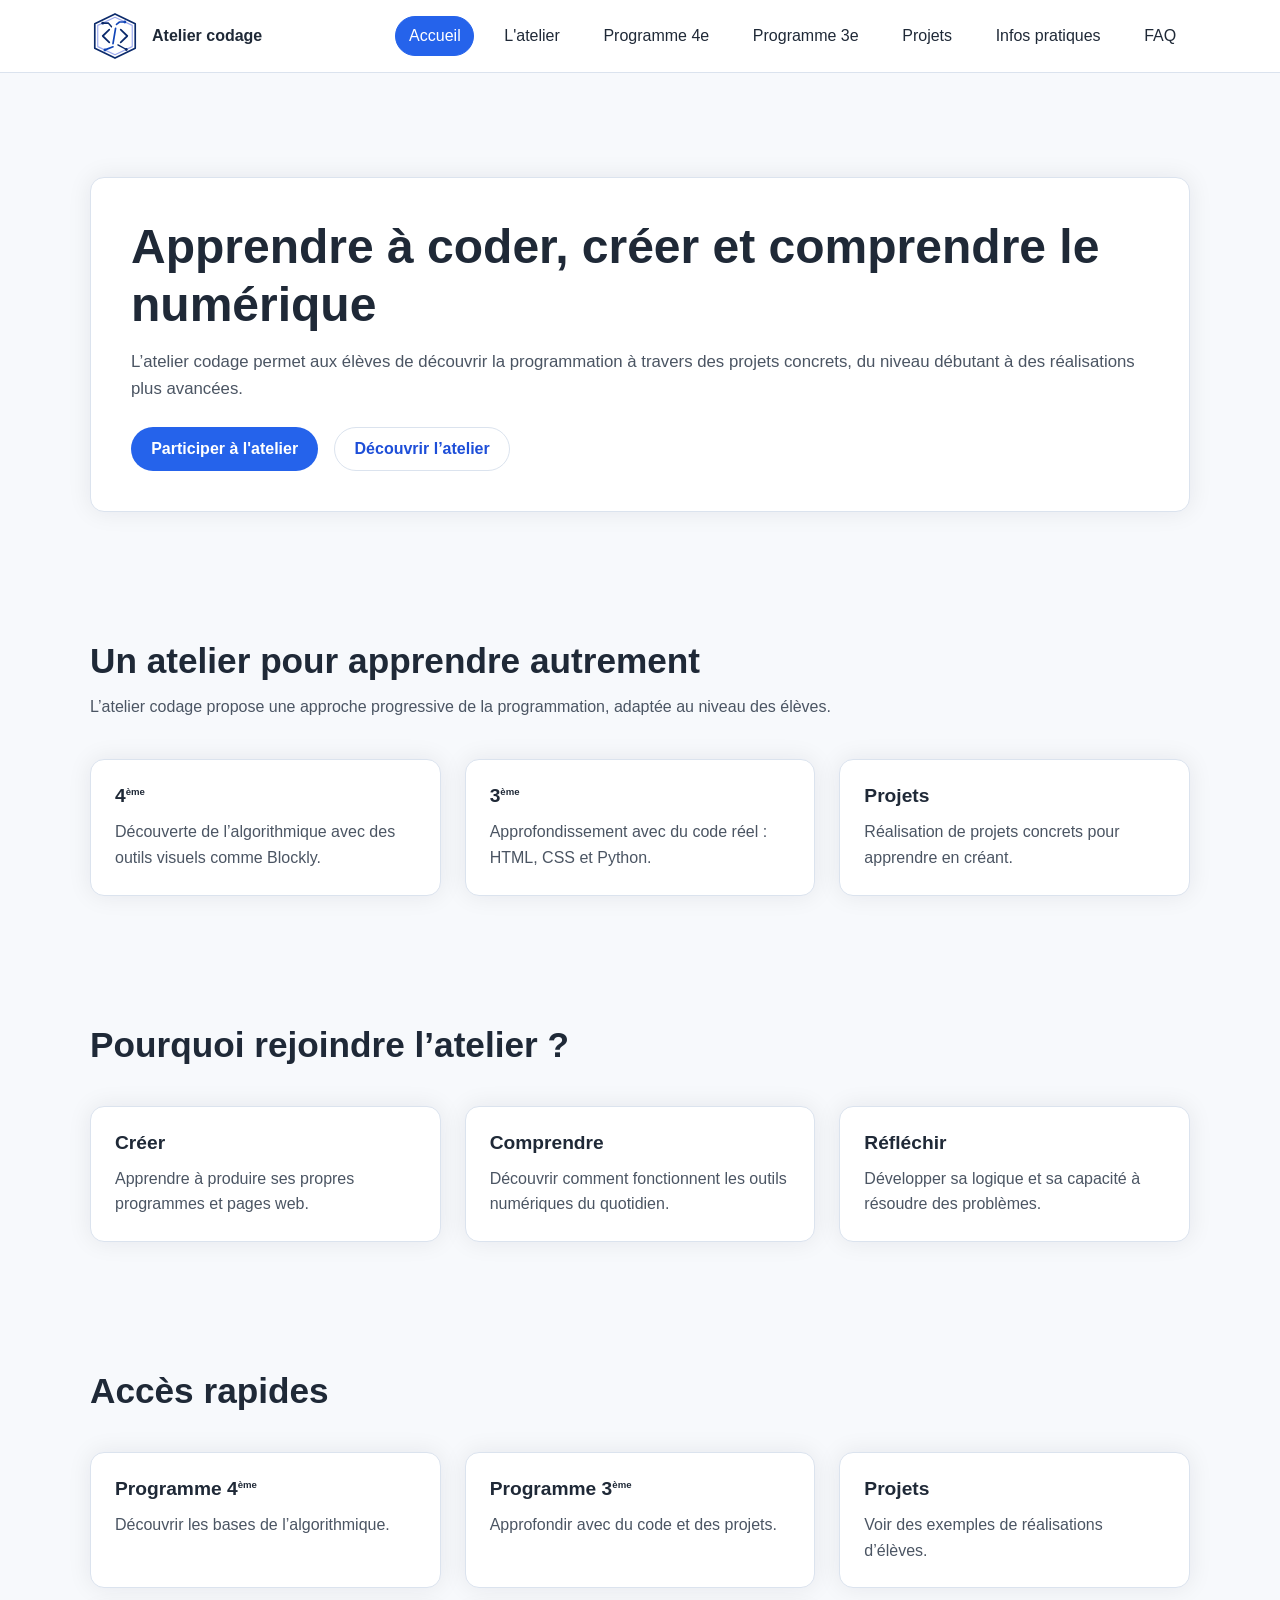
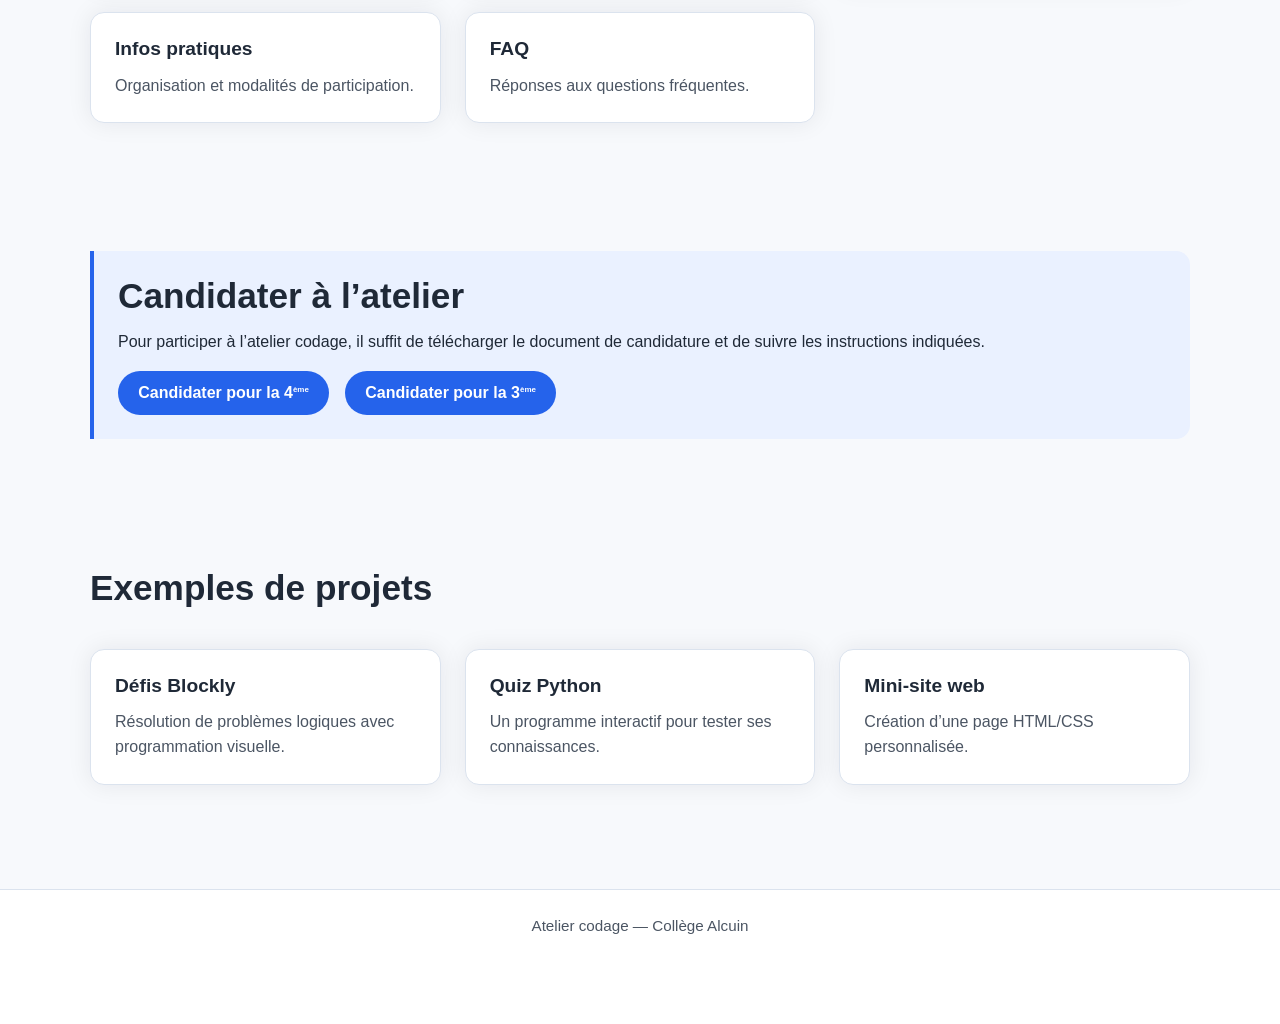
<file: index.html>
<!doctype html>
<html lang="fr">
<head>
    <meta name="description" content="La page d'accueil du site de l'atelier Codage du collège Alcuin">
    <meta charset="UTF-8">
    <meta name="viewport"
          content="width=device-width, user-scalable=no, initial-scale=1.0, maximum-scale=1.0, minimum-scale=1.0">

    <link rel="shortcut icon" href="./images/logo/favicon.ico" type="image/x-icon">
    <link rel="stylesheet" href="./css/style.css">

    <script src="./js/menu.js" defer></script>
    <script src="./js/script.js" defer></script>

    <title></title>
</head>

<body>
    <header class="site-header">
        <div class="container header-inner">
            <a href="./index.html" class="site-brand">
                <img src="./images/logo/logo.svg" alt="Logo de l'atelier Codage">
                <span>Atelier codage</span>
            </a>

            <button class="menu-toggle" aria-label="Ouvrir le menu" aria-expanded="false">
                ☰
            </button>

            <nav class="menu" aria-label="Menu principal">
                <!-- Menu injecté par JS -->
            </nav>
        </div>
        <nav class="menu"></nav>
    </header>

    <main class="site-main">
        <section class="page-hero">
            <div class="container">
                <h1>Apprendre à coder, créer et comprendre le numérique</h1>
                <p>L’atelier codage permet aux élèves de découvrir la programmation à travers des projets concrets, du niveau débutant à des réalisations plus avancées.</p>

                <div class="page-content__btn-container">
                    <a class="button button-primary" href="pages/infos-pratiques.html">Participer à l'atelier</a>
                    <a class="button button-secondary" href="pages/atelier.html">Découvrir l’atelier</a>
                </div>
            </div>
        </section>

        <section class="section page-content">
            <div class="container">
                <div class="section-header">
                    <h2 class="section-title">Un atelier pour apprendre autrement</h2>
                    <p class="section-intro">
                        L’atelier codage propose une approche progressive de la programmation, adaptée au
                        niveau des élèves.
                    </p>
                </div>

                <div class="grid grid-3">
                    <div class="card">
                        <h3 class="card-title">4<sup>ème</sup></h3>
                        <p>Découverte de l’algorithmique avec des outils visuels comme Blockly.</p>
                    </div>

                    <div class="card">
                        <h3 class="card-title">3<sup>ème</sup></h3>
                        <p>Approfondissement avec du code réel : HTML, CSS et Python.</p>
                    </div>

                    <div class="card">
                        <h3 class="card-title">Projets</h3>
                        <p>Réalisation de projets concrets pour apprendre en créant.</p>
                    </div>
                </div>
            </div>
        </section>

        <section class="section page-content">
            <div class="container">
                <div class="section-header">
                    <h2 class="section-title">Pourquoi rejoindre l’atelier ?</h2>
                </div>

                <div class="grid grid-3">
                    <div class="card">
                        <h3 class="card-title">Créer</h3>
                        <p>Apprendre à produire ses propres programmes et pages web.</p>
                    </div>

                    <div class="card">
                        <h3 class="card-title">Comprendre</h3>
                        <p>Découvrir comment fonctionnent les outils numériques du quotidien.</p>
                    </div>

                    <div class="card">
                        <h3 class="card-title">Réfléchir</h3>
                        <p>Développer sa logique et sa capacité à résoudre des problèmes.</p>
                    </div>
                </div>
            </div>
        </section>

        <section class="section page-content">
            <div class="container">
                <div class="section-header">
                    <h2 class="section-title">Accès rapides</h2>
                </div>

                <div class="grid grid-3">
                    <a class="card card-link" href="pages/programme-4eme.html">
                        <h3 class="card-title">Programme 4<sup>ème</sup></h3>
                        <p>Découvrir les bases de l’algorithmique.</p>
                    </a>

                    <a class="card card-link" href="pages/programme-3eme.html">
                        <h3 class="card-title">Programme 3<sup>ème</sup></h3>
                        <p>Approfondir avec du code et des projets.</p>
                    </a>

                    <a class="card card-link" href="pages/projets.html">
                        <h3 class="card-title">Projets</h3>
                        <p>Voir des exemples de réalisations d’élèves.</p>
                    </a>

                    <a class="card card-link" href="pages/infos-pratiques.html">
                        <h3 class="card-title">Infos pratiques</h3>
                        <p>Organisation et modalités de participation.</p>
                    </a>

                    <a class="card card-link" href="pages/faq.html">
                        <h3 class="card-title">FAQ</h3>
                        <p>Réponses aux questions fréquentes.</p>
                    </a>
                </div>
            </div>
        </section>

        <section class="section page-content">
            <div class="container">
                <div class="info-box">
                    <h2 class="section-title">Candidater à l’atelier</h2>
                    <p>
                        Pour participer à l’atelier codage, il suffit de télécharger le document de candidature et
                        de suivre les instructions indiquées.
                    </p>

                    <div class="page-content__btn-container">
                        <a class="button button-primary" href="./documents/candidature-4e.pdf" download>
                            <span>Candidater pour la 4<sup>ème</sup></span>
                        </a>
                        <a class="button button-primary" href="./documents/candidature-3e.pdf" download>
                            <span>Candidater pour la 3<sup>ème</sup></span>
                        </a>
                    </div>
                </div>
            </div>
        </section>

        <section class="section page-content">
            <div class="container">
                <div class="section-header">
                    <h2 class="section-title">Exemples de projets</h2>
                </div>

                <div class="grid grid-3">
                    <div class="card">
                        <h3 class="card-title">Défis Blockly</h3>
                        <p>Résolution de problèmes logiques avec programmation visuelle.</p>
                    </div>

                    <div class="card">
                        <h3 class="card-title">Quiz Python</h3>
                        <p>Un programme interactif pour tester ses connaissances.</p>
                    </div>

                    <div class="card">
                        <h3 class="card-title">Mini-site web</h3>
                        <p>Création d’une page HTML/CSS personnalisée.</p>
                    </div>
                </div>
            </div>
        </section>
    </main>

    <footer class="site-footer">
        <div class="container">
            <p>Atelier codage — Collège Alcuin</p>
        </div>
    </footer>
</body>
</html>
</file>
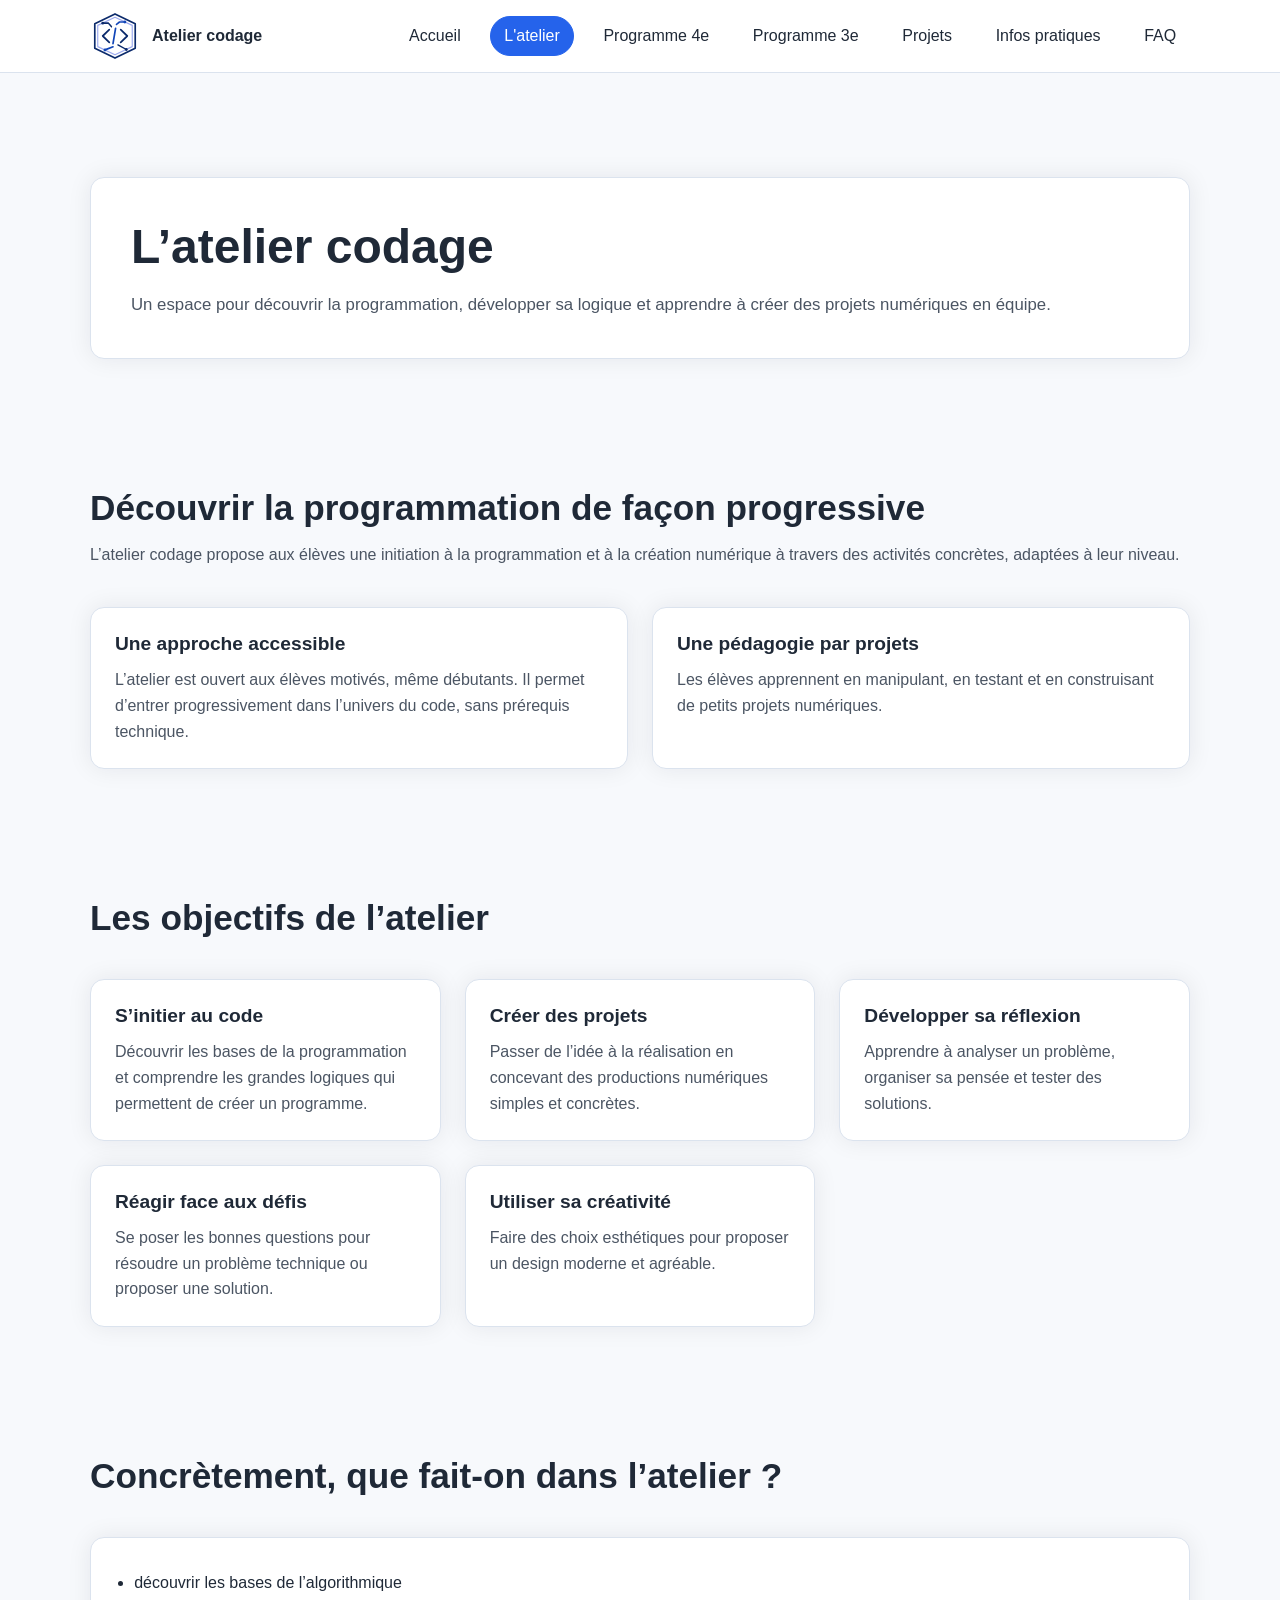
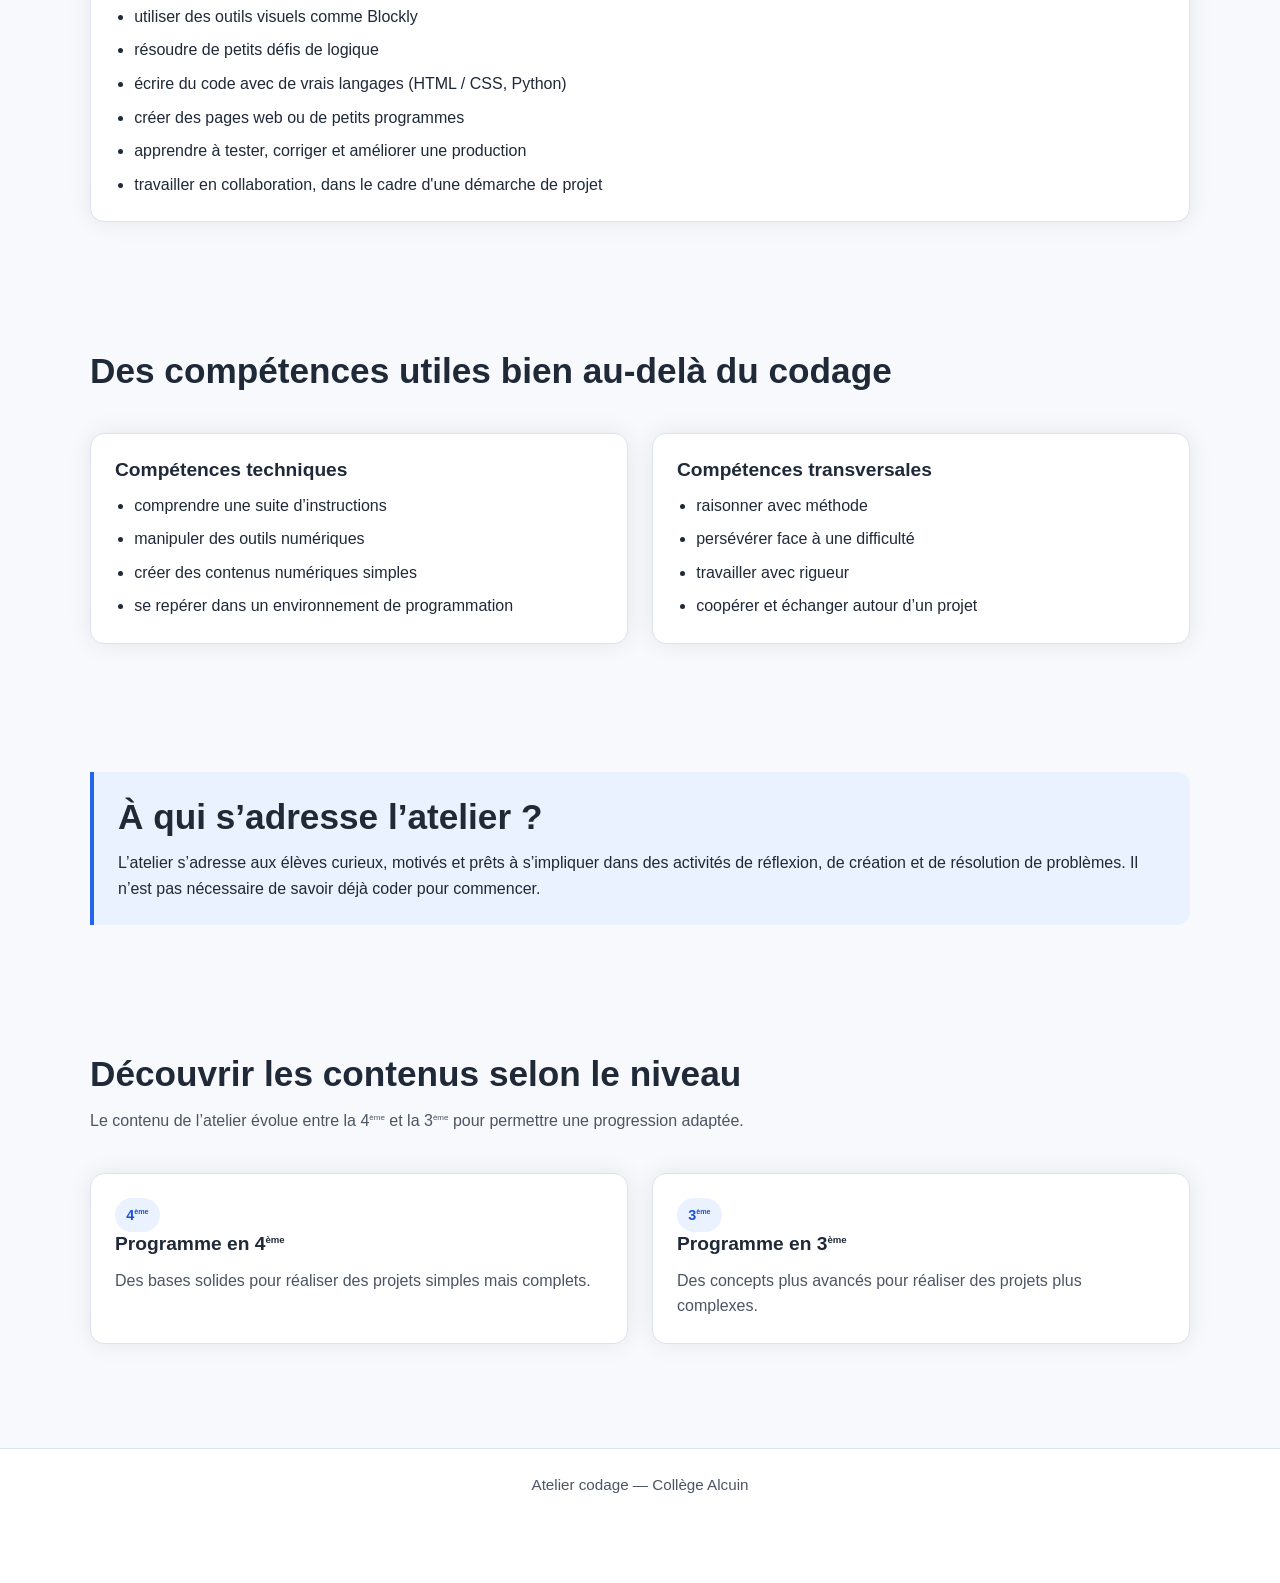
<file: pages/atelier.html>
<!doctype html>
<html lang="fr">
<head>
    <meta charset="UTF-8">
    <meta name="viewport"
          content="width=device-width, user-scalable=no, initial-scale=1.0, maximum-scale=1.0, minimum-scale=1.0">

    <link rel="shortcut icon" href="../images/logo/favicon.ico" type="image/x-icon">
    <link rel="stylesheet" href="../css/style.css">

    <script src="../js/menu.js" defer></script>
    <script src="../js/script.js" defer></script>

    <title></title>
</head>

<body>
    <header class="site-header">
        <div class="container header-inner">
            <a href="../index.html" class="site-brand">
                <img src="../images/logo/logo.svg" alt="Logo de l'atelier Codage">
                <span>Atelier codage</span>
            </a>

            <button class="menu-toggle" aria-label="Ouvrir le menu" aria-expanded="false">
                ☰
            </button>

            <nav class="menu" aria-label="Menu principal">
                <!-- Menu injecté par JS -->
            </nav>
        </div>
        <nav class="menu"></nav>
    </header>

    <main class="site-main">
        <section class="page-hero">
            <div class="container">
                <h1>L’atelier codage</h1>
                <p>
                    Un espace pour découvrir la programmation, développer sa logique et apprendre à créer des
                    projets numériques en équipe.
                </p>
            </div>
        </section>

        <section class="section page-content">
            <div class="container">
                <div class="section-header">
                    <h2 class="section-title">Découvrir la programmation de façon progressive</h2>
                        <p class="section-intro">
                            L’atelier codage propose aux élèves une initiation à la programmation et à la création
                            numérique à travers des activités concrètes, adaptées à leur niveau.
                        </p>
                    </div>

                    <div class="grid grid-2">
                        <div class="card">
                        <h3 class="card-title">Une approche accessible</h3>
                        <p>
                            L’atelier est ouvert aux élèves motivés, même débutants. Il permet d’entrer progressivement
                            dans l’univers du code, sans prérequis technique.
                        </p>
                    </div>

                    <div class="card">
                        <h3 class="card-title">Une pédagogie par projets</h3>
                        <p>
                            Les élèves apprennent en manipulant, en testant et en construisant de petits projets
                            numériques.
                        </p>
                    </div>
                </div>
            </div>
        </section>

        <section class="section page-content">
            <div class="container">
                <div class="section-header">
                    <h2 class="section-title">Les objectifs de l’atelier</h2>
                </div>

                <div class="grid grid-3">
                    <div class="card">
                        <h3 class="card-title">S’initier au code</h3>
                        <p>
                            Découvrir les bases de la programmation et comprendre les grandes logiques qui permettent
                            de créer un programme.
                        </p>
                    </div>

                    <div class="card">
                        <h3 class="card-title">Créer des projets</h3>
                        <p>
                            Passer de l’idée à la réalisation en concevant des productions numériques simples et
                            concrètes.
                        </p>
                    </div>

                    <div class="card">
                        <h3 class="card-title">Développer sa réflexion</h3>
                        <p>Apprendre à analyser un problème, organiser sa pensée et tester des solutions.</p>
                    </div>

                    <div class="card">
                        <h3 class="card-title">Réagir face aux défis</h3>
                        <p>
                            Se poser les bonnes questions pour résoudre un problème technique ou proposer une
                            solution.
                        </p>
                    </div>

                    <div class="card">
                        <h3 class="card-title">Utiliser sa créativité</h3>
                        <p>Faire des choix esthétiques pour proposer un design moderne et agréable.</p>
                    </div>
                </div>
            </div>
        </section>

        <section class="section page-content">
            <div class="container">
                <div class="section-header">
                    <h2 class="section-title">Concrètement, que fait-on dans l’atelier ?</h2>
                </div>

                <div class="card">
                    <ul class="content-list">
                        <li>découvrir les bases de l’algorithmique</li>
                        <li>utiliser des outils visuels comme Blockly</li>
                        <li>résoudre de petits défis de logique</li>
                        <li>écrire du code avec de vrais langages (HTML / CSS, Python)</li>
                        <li>créer des pages web ou de petits programmes</li>
                        <li>apprendre à tester, corriger et améliorer une production</li>
                        <li>travailler en collaboration, dans le cadre d'une démarche de projet</li>
                    </ul>
                </div>
            </div>
        </section>

        <section class="section page-content">
            <div class="container">
                <div class="section-header">
                    <h2 class="section-title">Des compétences utiles bien au-delà du codage</h2>
                </div>

                <div class="grid grid-2">
                    <div class="card">
                        <h3 class="card-title">Compétences techniques</h3>
                        <ul class="content-list">
                            <li>comprendre une suite d’instructions</li>
                            <li>manipuler des outils numériques</li>
                            <li>créer des contenus numériques simples</li>
                            <li>se repérer dans un environnement de programmation</li>
                        </ul>
                    </div>

                    <div class="card">
                        <h3 class="card-title">Compétences transversales</h3>
                        <ul class="content-list">
                            <li>raisonner avec méthode</li>
                            <li>persévérer face à une difficulté</li>
                            <li>travailler avec rigueur</li>
                            <li>coopérer et échanger autour d’un projet</li>
                        </ul>
                    </div>
                </div>
            </div>
        </section>

        <section class="section page-content">
            <div class="container">
                <div class="info-box">
                    <h2 class="section-title">À qui s’adresse l’atelier ?</h2>
                    <p>
                        L’atelier s’adresse aux élèves curieux, motivés et prêts à s’impliquer dans des activités de
                        réflexion, de création et de résolution de problèmes. Il n’est pas nécessaire de savoir déjà
                        coder pour commencer.
                    </p>
                </div>
            </div>
        </section>

        <section class="section page-content">
            <div class="container">
                <div class="section-header">
                    <h2 class="section-title">Découvrir les contenus selon le niveau</h2>
                    <p class="section-intro">
                        Le contenu de l’atelier évolue entre la 4<sup>ème</sup> et la 3<sup>ème</sup> pour permettre
                        une progression adaptée.
                    </p>
                </div>

                <div class="grid grid-2">
                    <a class="card card-link" href="programme-4eme.html">
                        <span class="badge">4<sup>ème</sup></span>
                        <h3 class="card-title">Programme en 4<sup>ème</sup></h3>
                        <p>Des bases solides pour réaliser des projets simples mais complets.</p>
                    </a>

                    <a class="card card-link" href="programme-3eme.html">
                        <span class="badge">3<sup>ème</sup></span>
                        <h3 class="card-title">Programme en 3<sup>ème</sup></h3>
                        <p>Des concepts plus avancés pour réaliser des projets plus complexes.</p>
                    </a>
                </div>
            </div>
        </section>
    </main>

    <footer class="site-footer">
        <div class="container">
            <p>Atelier codage — Collège Alcuin</p>
        </div>
    </footer>
</body>
</html>
</file>
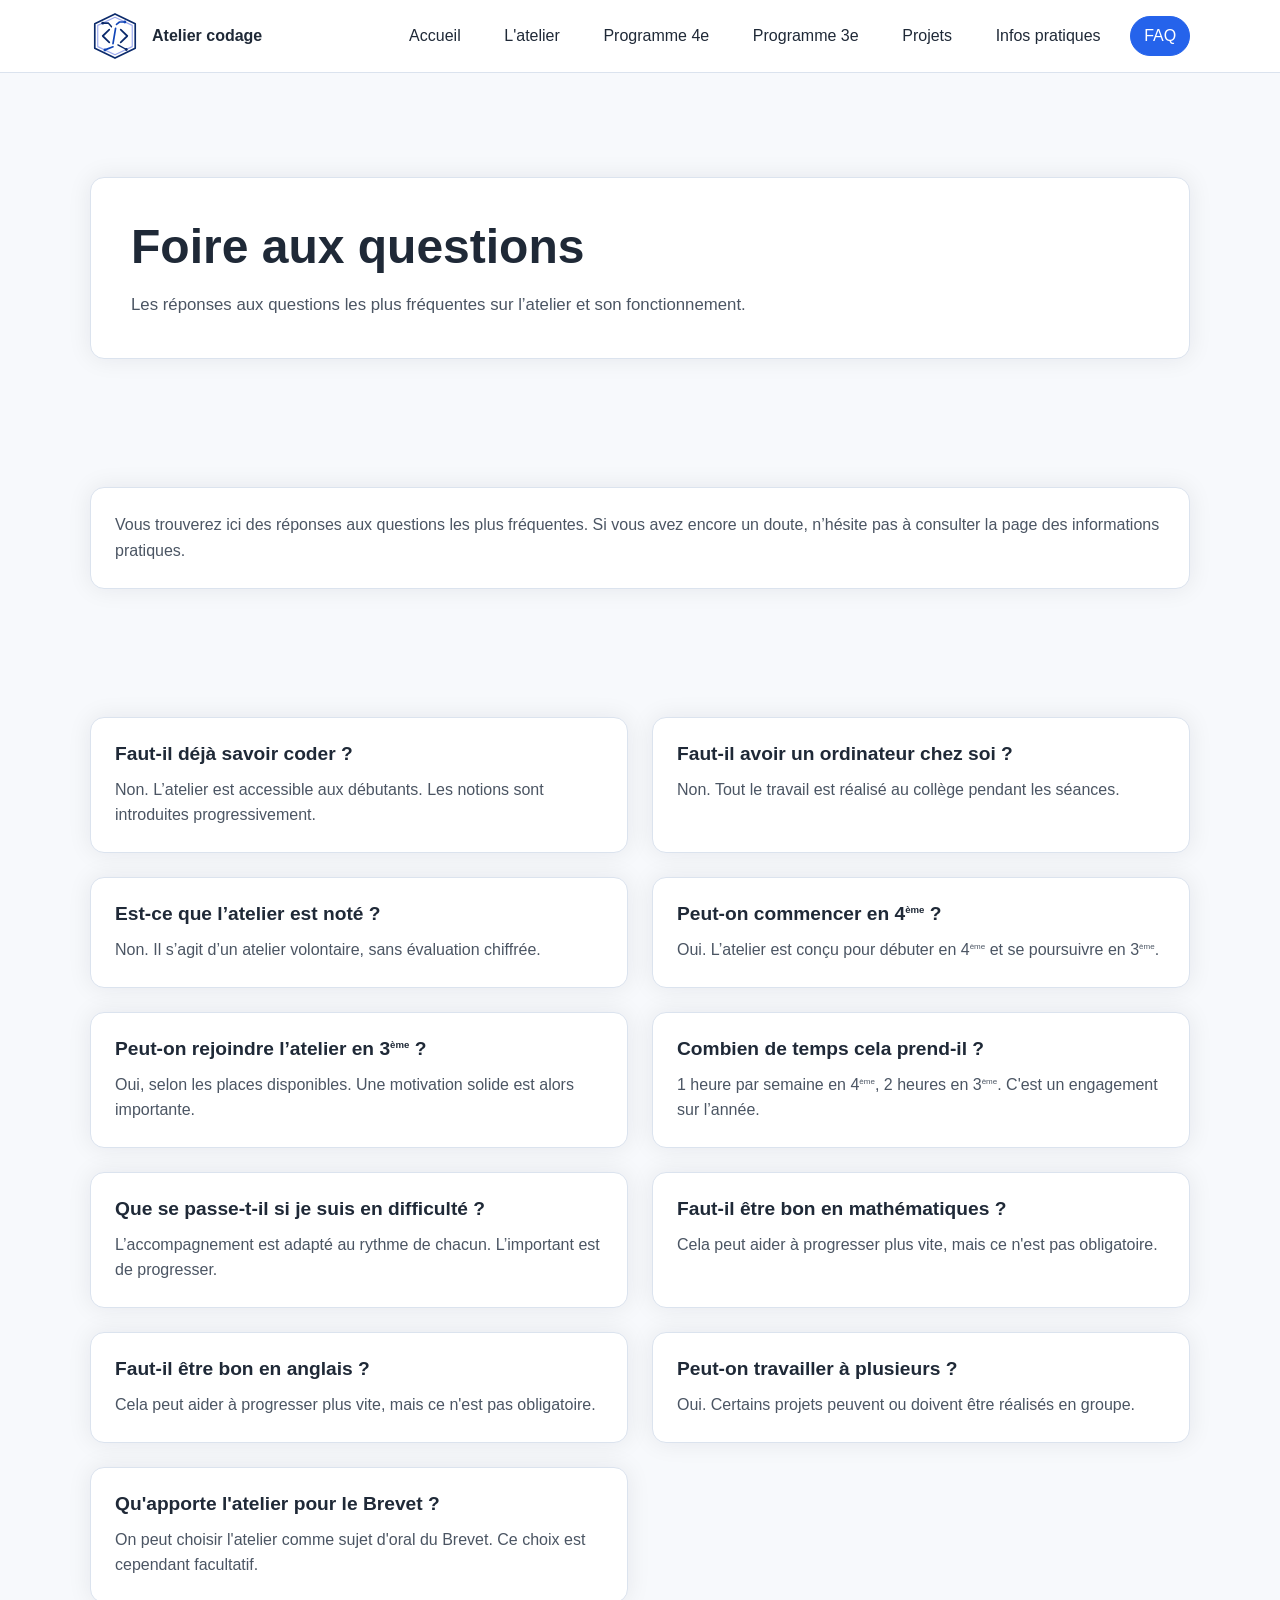
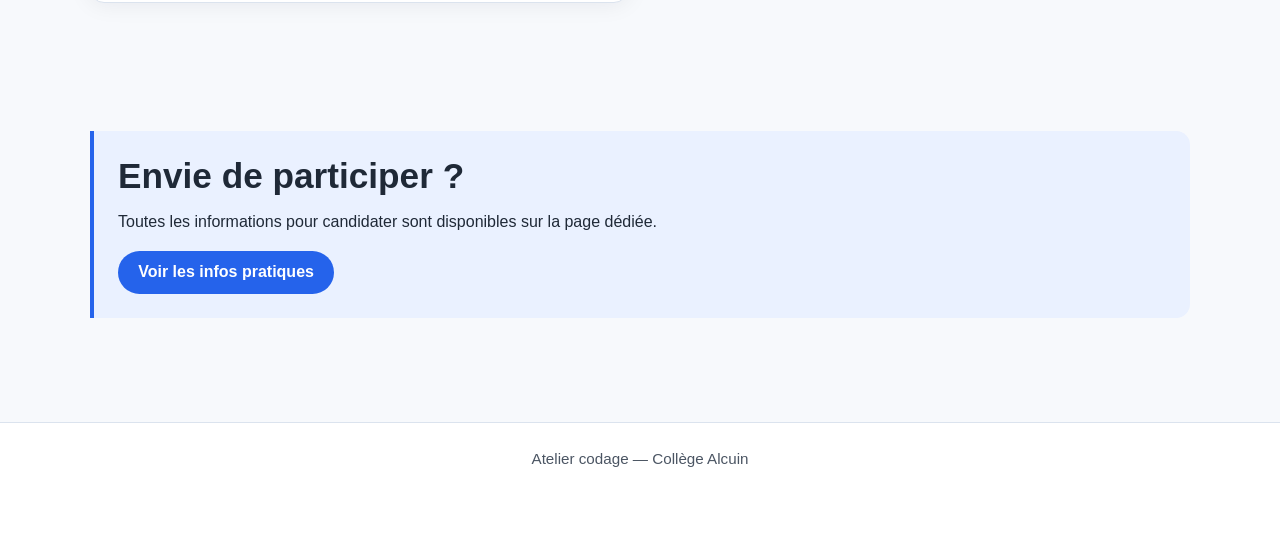
<file: pages/faq.html>
<!doctype html>
<html lang="fr">
<head>
    <meta charset="UTF-8">
    <meta name="viewport"
          content="width=device-width, user-scalable=no, initial-scale=1.0, maximum-scale=1.0, minimum-scale=1.0">

    <link rel="shortcut icon" href="../images/logo/favicon.ico" type="image/x-icon">
    <link rel="stylesheet" href="../css/style.css">

    <script src="../js/menu.js" defer></script>
    <script src="../js/script.js" defer></script>

    <title></title>
</head>

<body>
    <header class="site-header">
        <div class="container header-inner">
            <a href="../index.html" class="site-brand">
                <img src="../images/logo/logo.svg" alt="Logo de l'atelier Codage">
                <span>Atelier codage</span>
            </a>

            <button class="menu-toggle" aria-label="Ouvrir le menu" aria-expanded="false">
                ☰
            </button>

            <nav class="menu" aria-label="Menu principal">
                <!-- Menu injecté par JS -->
            </nav>
        </div>
        <nav class="menu"></nav>
    </header>

    <main class="site-main">
        <section class="page-hero">
            <div class="container">
                <h1>Foire aux questions</h1>
                <p>
                    Les réponses aux questions les plus fréquentes sur l’atelier et son fonctionnement.
                </p>
            </div>
        </section>

        <section class="section">
            <div class="container">
                <div class="card">
                    <p>
                        Vous trouverez ici des réponses aux questions les plus fréquentes. Si vous avez encore
                        un doute, n’hésite pas à consulter la page des informations pratiques.
                    </p>
                </div>
            </div>
        </section>

        <section class="section page-content">
            <div class="container">
                <div class="grid grid-2">

                    <div class="card">
                        <h3 class="card-title">Faut-il déjà savoir coder ?</h3>
                        <p>
                            Non. L’atelier est accessible aux débutants. Les notions sont introduites progressivement.
                        </p>
                    </div>

                    <div class="card">
                        <h3 class="card-title">Faut-il avoir un ordinateur chez soi ?</h3>
                        <p>Non. Tout le travail est réalisé au collège pendant les séances.</p>
                    </div>

                    <div class="card">
                        <h3 class="card-title">Est-ce que l’atelier est noté ?</h3>
                        <p>Non. Il s’agit d’un atelier volontaire, sans évaluation chiffrée.</p>
                    </div>

                    <div class="card">
                        <h3 class="card-title">Peut-on commencer en 4<sup>ème</sup> ?</h3>
                        <p>
                            Oui. L’atelier est conçu pour débuter en 4<sup>ème</sup> et se poursuivre
                            en 3<sup>ème</sup>.
                        </p>
                    </div>

                    <div class="card">
                        <h3 class="card-title">Peut-on rejoindre l’atelier en 3<sup>ème</sup> ?</h3>
                        <p>Oui, selon les places disponibles. Une motivation solide est alors importante.</p>
                    </div>

                    <div class="card">
                        <h3 class="card-title">Combien de temps cela prend-il ?</h3>
                        <p>
                            1 heure par semaine en 4<sup>ème</sup>, 2 heures en 3<sup>ème</sup>. C'est un engagement
                            sur l’année.
                        </p>
                    </div>

                    <div class="card">
                        <h3 class="card-title">Que se passe-t-il si je suis en difficulté ?</h3>
                        <p>L’accompagnement est adapté au rythme de chacun. L’important est de progresser.</p>
                    </div>

                    <div class="card">
                        <h3 class="card-title">Faut-il être bon en mathématiques ?</h3>
                        <p>Cela peut aider à progresser plus vite, mais ce n'est pas obligatoire.</p>
                    </div>

                    <div class="card">
                        <h3 class="card-title">Faut-il être bon en anglais ?</h3>
                        <p>Cela peut aider à progresser plus vite, mais ce n'est pas obligatoire.</p>
                    </div>

                    <div class="card">
                        <h3 class="card-title">Peut-on travailler à plusieurs ?</h3>
                        <p>Oui. Certains projets peuvent ou doivent être réalisés en groupe.</p>
                    </div>

                    <div class="card">
                        <h3 class="card-title">Qu'apporte l'atelier pour le Brevet ?</h3>
                        <p>On peut choisir l'atelier comme sujet d'oral du Brevet. Ce choix est cependant facultatif.</p>
                    </div>
                </div>
            </div>
        </section>

        <section class="section page-content">
            <div class="container">
                <div class="info-box">
                    <h2 class="section-title">Envie de participer ?</h2>

                    <p>Toutes les informations pour candidater sont disponibles sur la page dédiée.</p>

                    <div>
                        <a class="button button-primary" href="infos-pratiques.html">
                          Voir les infos pratiques
                        </a>
                    </div>
                </div>
            </div>
        </section>
    </main>

    <footer class="site-footer">
        <div class="container">
            <p>Atelier codage — Collège Alcuin</p>
        </div>
    </footer>
</body>
</html>
</file>
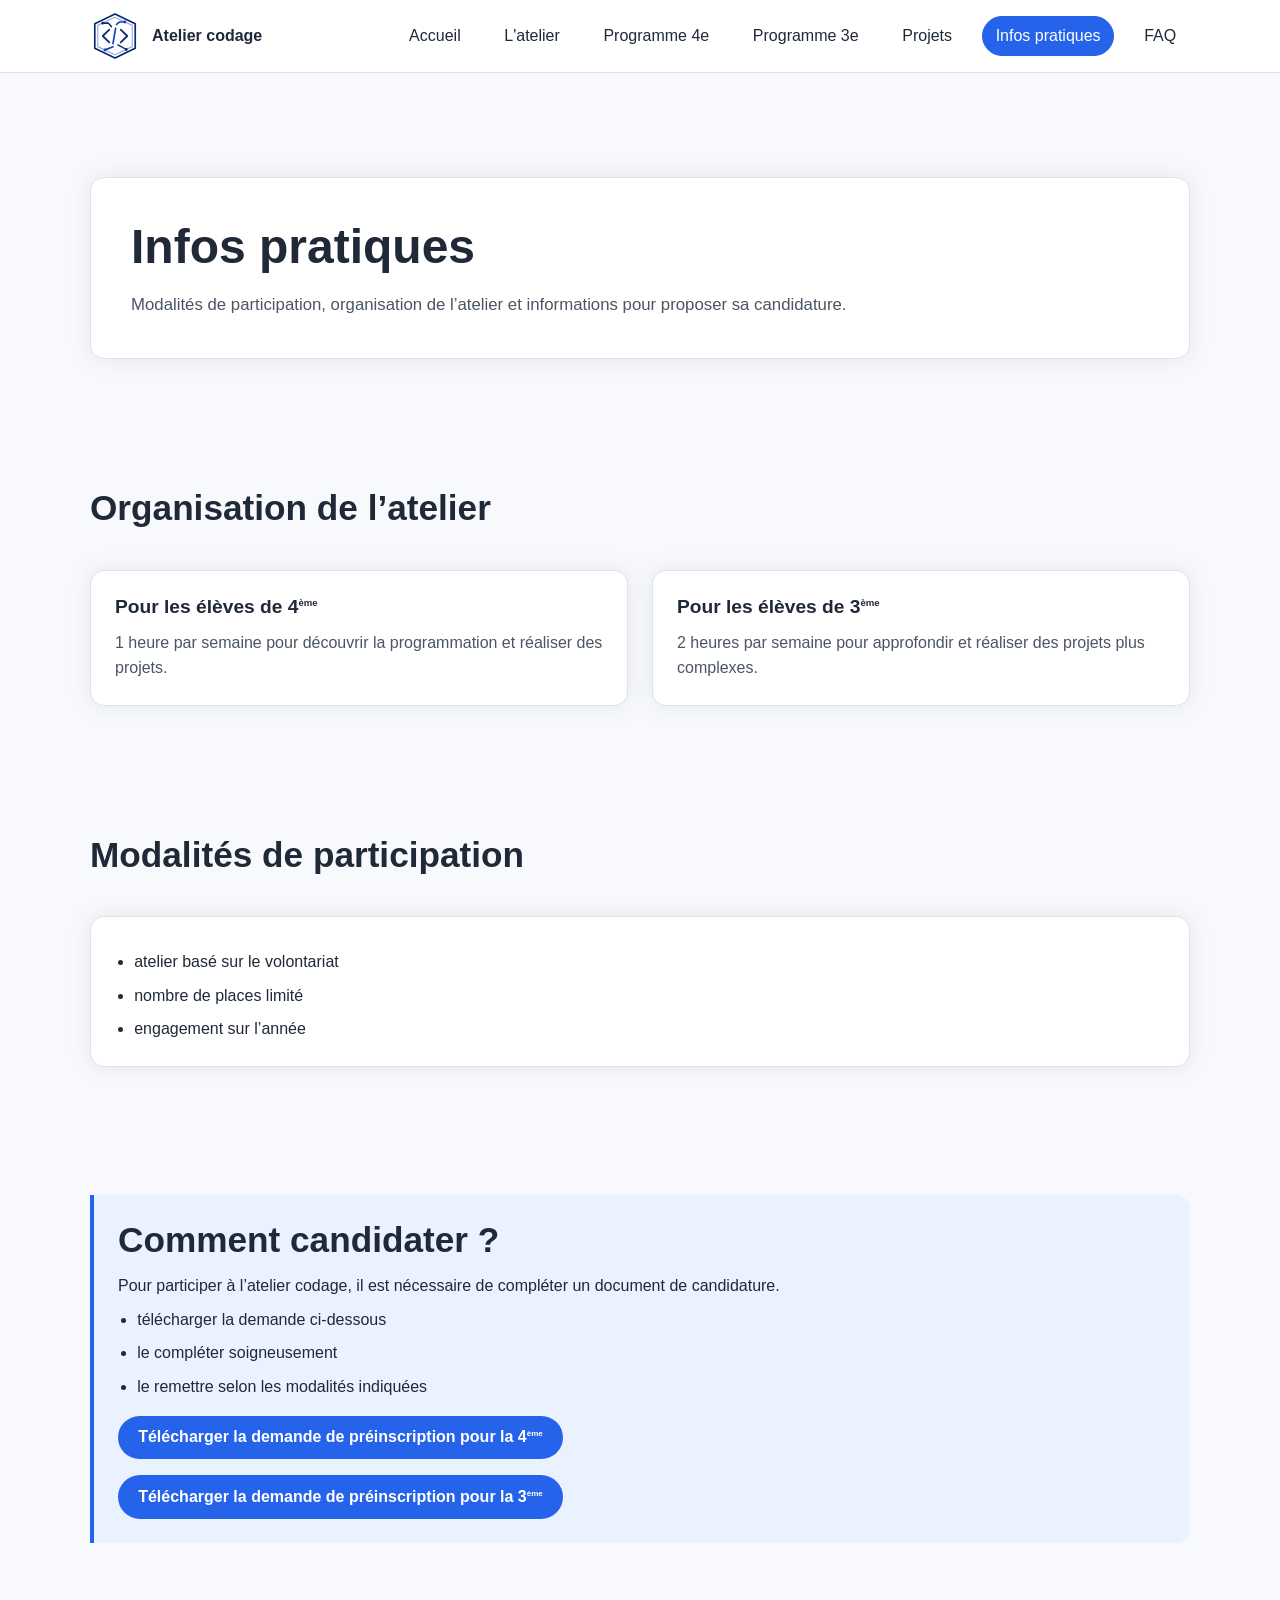
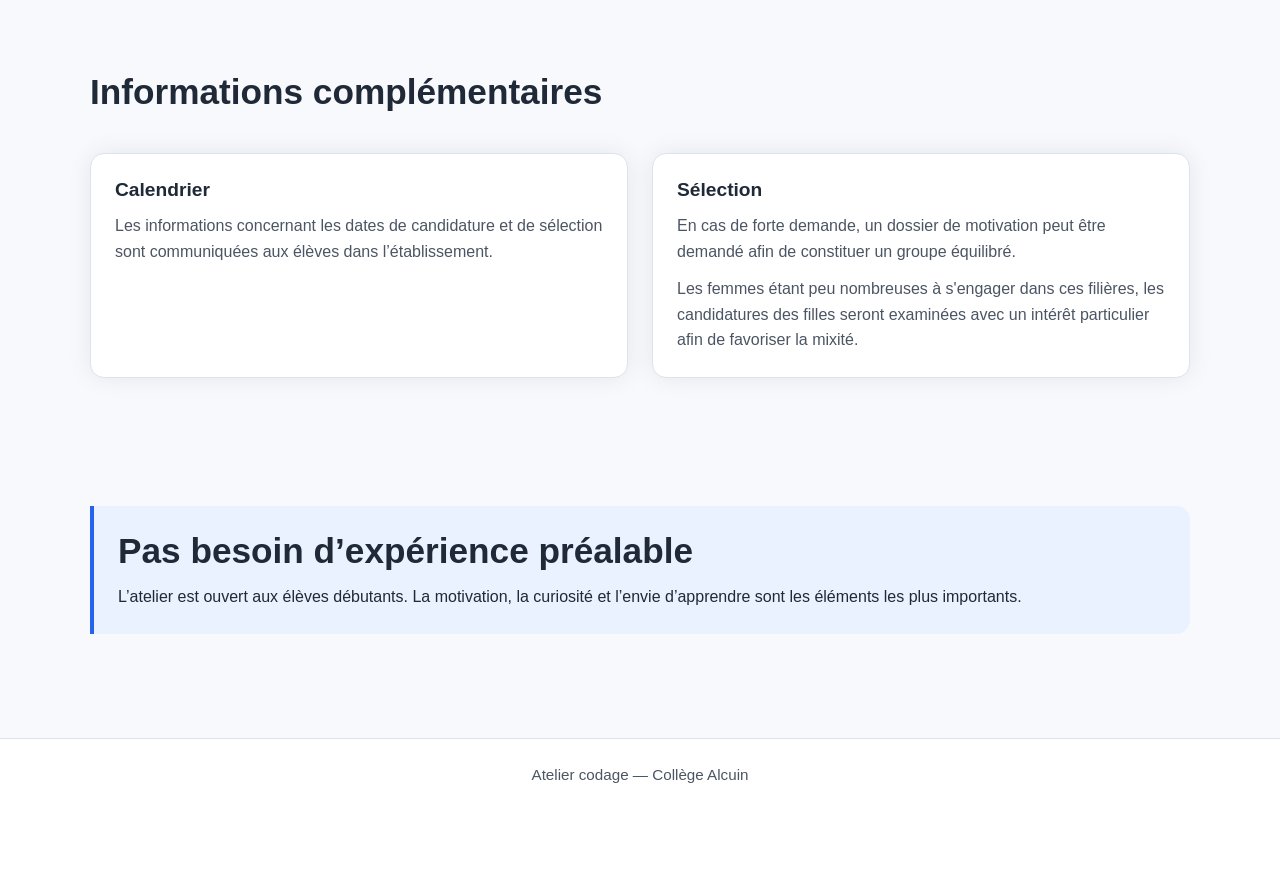
<file: pages/infos-pratiques.html>
<!doctype html>
<html lang="fr">
<head>
    <meta charset="UTF-8">
    <meta name="viewport"
          content="width=device-width, user-scalable=no, initial-scale=1.0, maximum-scale=1.0, minimum-scale=1.0">

    <link rel="shortcut icon" href="../images/logo/favicon.ico" type="image/x-icon">
    <link rel="stylesheet" href="../css/style.css">

    <script src="../js/menu.js" defer></script>
    <script src="../js/script.js" defer></script>

    <title></title>
</head>

<body>
    <header class="site-header">
        <div class="container header-inner">
            <a href="../index.html" class="site-brand">
                <img src="../images/logo/logo.svg" alt="Logo de l'atelier Codage">
                <span>Atelier codage</span>
            </a>

            <button class="menu-toggle" aria-label="Ouvrir le menu" aria-expanded="false">
                ☰
            </button>

            <nav class="menu" aria-label="Menu principal">
                <!-- Menu injecté par JS -->
            </nav>
        </div>
        <nav class="menu"></nav>
    </header>

    <main class="site-main">
        <section class="page-hero">
            <div class="container">
                <h1>Infos pratiques</h1>
                <p>
                    Modalités de participation, organisation de l’atelier et informations pour proposer sa candidature.
                </p>
            </div>
        </section>

        <section class="section">
            <div class="container">
                <div class="section-header">
                    <h2 class="section-title">Organisation de l’atelier</h2>
                </div>

                <div class="grid grid-2">
                    <div class="card">
                        <h3 class="card-title">Pour les élèves de 4<sup>ème</sup></h3>
                        <p>1 heure par semaine pour découvrir la programmation et réaliser des projets.</p>
                    </div>

                    <div class="card">
                        <h3 class="card-title">Pour les élèves de 3<sup>ème</sup></h3>
                        <p>2 heures par semaine pour approfondir et réaliser des projets plus complexes.</p>
                    </div>
                </div>
            </div>
        </section>

        <section class="section">
            <div class="container">
                <div class="section-header">
                    <h2 class="section-title">Modalités de participation</h2>
                </div>

                <div class="card">
                    <ul class="content-list">
                        <li>atelier basé sur le volontariat</li>
                        <li>nombre de places limité</li>
                        <li>engagement sur l’année</li>
                    </ul>
                </div>
            </div>
        </section>

        <section class="section page-content">
            <div class="container">
                <div class="info-box">
                    <h2 class="section-title">Comment candidater ?</h2>

                    <p>Pour participer à l’atelier codage, il est nécessaire de compléter un document de candidature.</p>

                    <ul class="content-list">
                        <li>télécharger la demande ci-dessous</li>
                        <li>le compléter soigneusement</li>
                        <li>le remettre selon les modalités indiquées</li>
                    </ul>

                    <div>
                        <a class="button button-primary" href="../documents/candidature-4e.pdf" download>
                            <span>Télécharger la demande de préinscription pour la 4<sup>ème</sup></span>
                        </a>
                    </div>

                    <div>
                        <a class="button button-primary" href="../documents/candidature-3e.pdf" download>
                            <span>Télécharger la demande de préinscription pour la 3<sup>ème</sup></span>
                        </a>
                    </div>
                </div>
            </div>
        </section>

        <section class="section page-content">
            <div class="container">
                <div class="section-header">
                    <h2 class="section-title">Informations complémentaires</h2>
                </div>

                <div class="grid grid-2">
                    <div class="card">
                        <h3 class="card-title">Calendrier</h3>
                        <p>
                            Les informations concernant les dates de candidature et de sélection sont communiquées
                            aux élèves dans l’établissement.
                        </p>
                    </div>

                    <div class="card">
                        <h3 class="card-title">Sélection</h3>
                        <p>
                            En cas de forte demande, un dossier de motivation peut être demandé afin de constituer un
                            groupe équilibré.
                        </p>
                        <p>
                            Les femmes étant peu nombreuses à s'engager dans ces filières, les candidatures des
                            filles seront examinées avec un intérêt particulier afin de favoriser la mixité.
                        </p>
                    </div>
                </div>
            </div>
        </section>

        <section class="section page-content">
            <div class="container">
                <div class="info-box">
                    <h2 class="section-title">Pas besoin d’expérience préalable</h2>
                    <p>
                        L’atelier est ouvert aux élèves débutants. La motivation, la curiosité et l’envie
                        d’apprendre sont les éléments les plus importants.
                    </p>
                </div>
            </div>
        </section>
    </main>

    <footer class="site-footer">
        <div class="container">
            <p>Atelier codage — Collège Alcuin</p>
        </div>
    </footer>
</body>
</html>
</file>
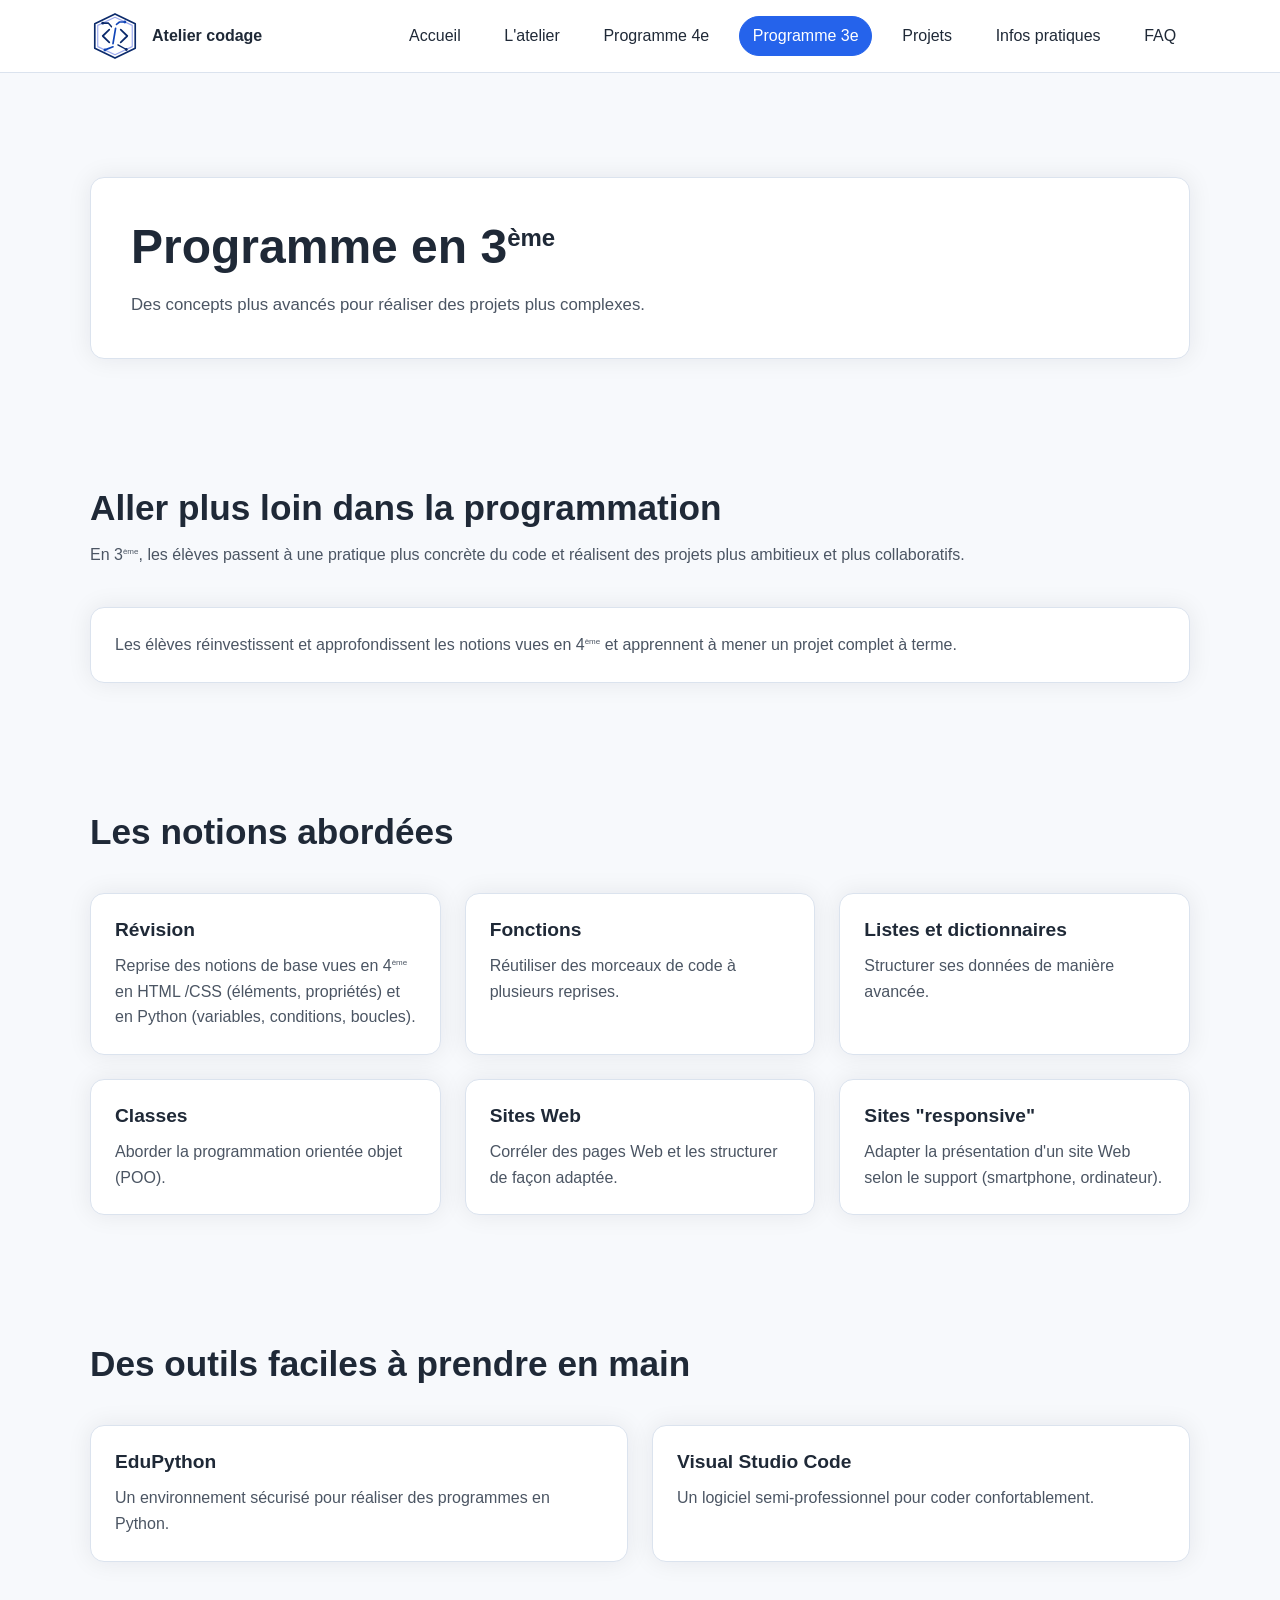
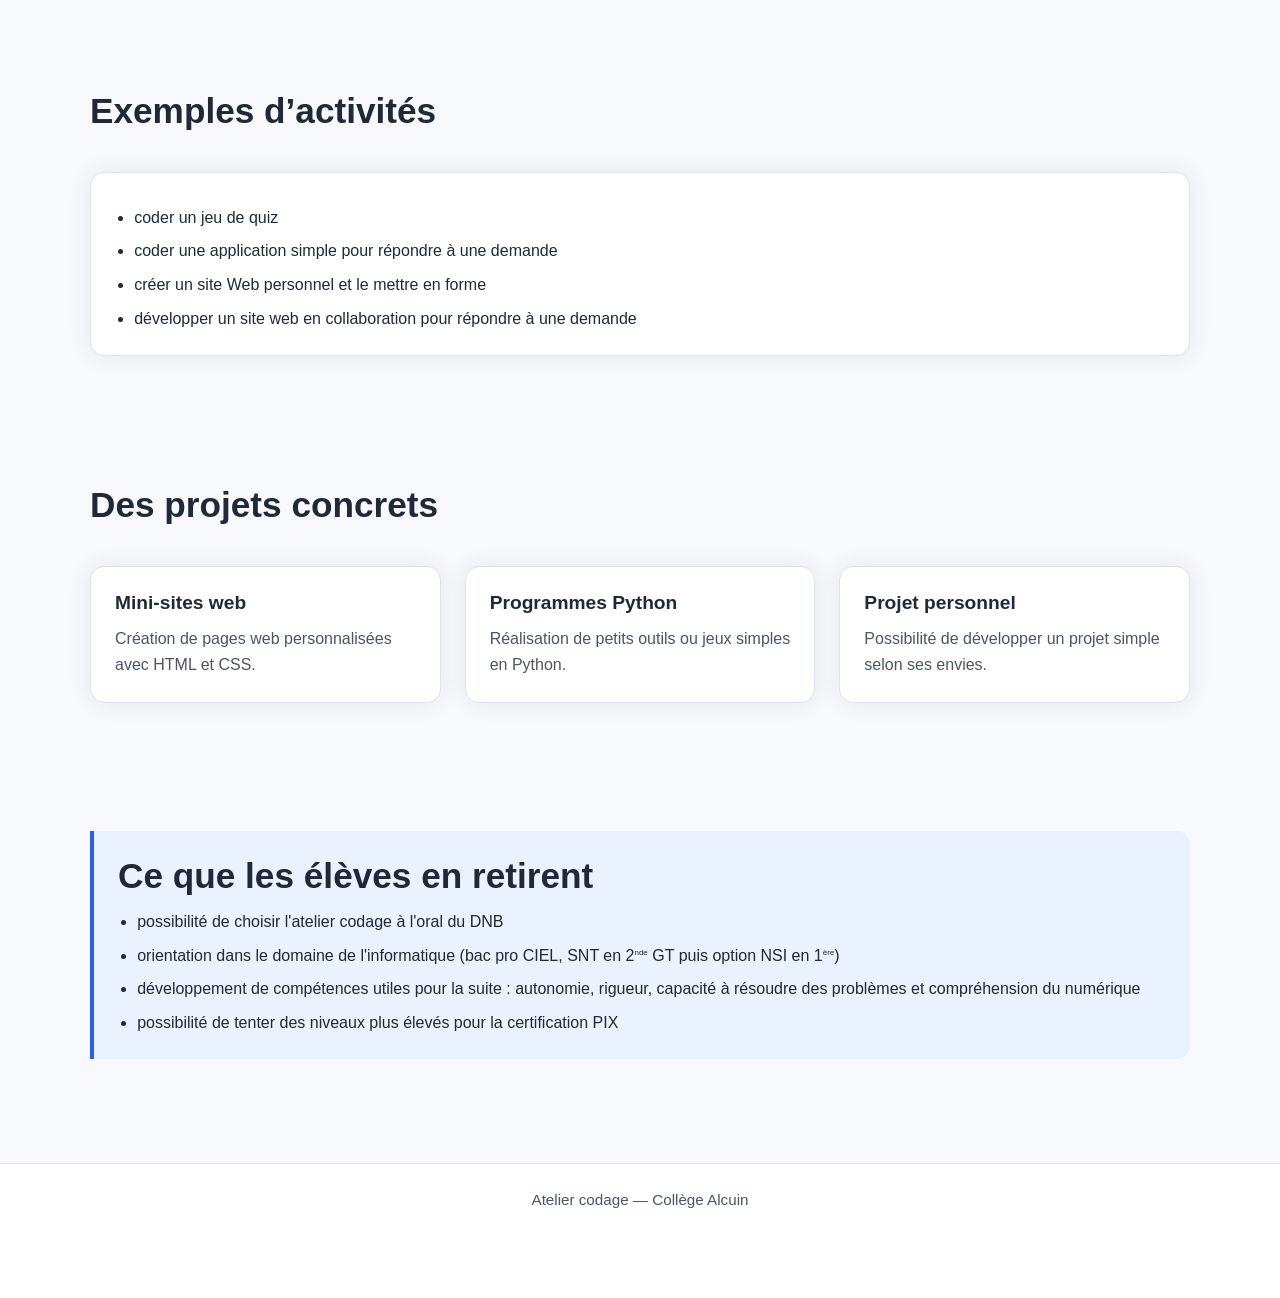
<file: pages/programme-3eme.html>
<!doctype html>
<html lang="fr">
<head>
    <meta charset="UTF-8">
    <meta name="viewport"
          content="width=device-width, user-scalable=no, initial-scale=1.0, maximum-scale=1.0, minimum-scale=1.0">

    <link rel="shortcut icon" href="../images/logo/favicon.ico" type="image/x-icon">
    <link rel="stylesheet" href="../css/style.css">

    <script src="../js/menu.js" defer></script>
    <script src="../js/script.js" defer></script>

    <title></title>
</head>

<body>
    <header class="site-header">
        <div class="container header-inner">
            <a href="../index.html" class="site-brand">
                <img src="../images/logo/logo.svg" alt="Logo de l'atelier Codage">
                <span>Atelier codage</span>
            </a>

            <button class="menu-toggle" aria-label="Ouvrir le menu" aria-expanded="false">
                ☰
            </button>

            <nav class="menu" aria-label="Menu principal">
                <!-- Menu injecté par JS -->
            </nav>
        </div>
        <nav class="menu"></nav>
    </header>

    <main class="site-main">
        <section class="page-hero">
            <div class="container">
                <h1>Programme en 3<sup>ème</sup></h1>
                <p>Des concepts plus avancés pour réaliser des projets plus complexes.</p>
            </div>
        </section>

        <section class="section">
            <div class="container">
                <div class="section-header">
                    <h2 class="section-title">Aller plus loin dans la programmation</h2>
                    <p class="section-intro">
                        En 3<sup>ème</sup>, les élèves passent à une pratique plus concrète du code et réalisent des
                        projets plus ambitieux et plus collaboratifs.
                    </p>
                </div>

                <div class="card">
                    <p>
                        Les élèves réinvestissent et approfondissent les notions vues en 4<sup>ème</sup> et apprennent
                        à mener un projet complet à terme.
                    </p>
                </div>
            </div>
        </section>

        <section class="section page-content">
            <div class="container">
                <div class="section-header">
                    <h2 class="section-title">Les notions abordées</h2>
                </div>

                <div class="grid grid-3">
                    <div class="card">
                        <h3 class="card-title">Révision</h3>
                        <p>
                            Reprise des notions de base vues en 4<sup>ème</sup> en HTML /CSS (éléments, propriétés) et
                            en Python (variables, conditions, boucles).</p>
                    </div>

                    <div class="card">
                        <h3 class="card-title">Fonctions</h3>
                        <p>Réutiliser des morceaux de code à plusieurs reprises.</p>
                    </div>

                    <div class="card">
                        <h3 class="card-title">Listes et dictionnaires</h3>
                        <p>Structurer ses données de manière avancée.</p>
                    </div>

                    <div class="card">
                        <h3 class="card-title">Classes</h3>
                        <p>Aborder la programmation orientée objet (POO).</p>
                    </div>

                    <div class="card">
                        <h3 class="card-title">Sites Web</h3>
                        <p>Corréler des pages Web et les structurer de façon adaptée.</p>
                    </div>

                    <div class="card">
                        <h3 class="card-title">Sites "responsive"</h3>
                        <p>Adapter la présentation d'un site Web selon le support (smartphone, ordinateur).</p>
                    </div>
                </div>
            </div>
        </section>

        <section class="section page-content">
            <div class="container">
                <div class="section-header">
                    <h2 class="section-title">Des outils faciles à prendre en main</h2>
                </div>

                <div class="grid grid-2">
                    <div class="card">
                        <h3 class="card-title">EduPython</h3>
                        <p>Un environnement sécurisé pour réaliser des programmes en Python.</p>
                    </div>

                    <div class="card">
                        <h3 class="card-title">Visual Studio Code</h3>
                        <p>Un logiciel semi-professionnel pour coder confortablement.</p>
                    </div>
                </div>
            </div>
        </section>

        <section class="section page-content">
            <div class="container">
                <div class="section-header">
                    <h2 class="section-title">Exemples d’activités</h2>
                </div>

                <div class="card">
                    <ul class="content-list">
                        <li>coder un jeu de quiz</li>
                        <li>coder une application simple pour répondre à une demande</li>
                        <li>créer un site Web personnel et le mettre en forme</li>
                        <li>développer un site web en collaboration pour répondre à une demande</li>
                    </ul>
                </div>
            </div>
        </section>

        <section class="section page-content">
            <div class="container">
                <div class="section-header">
                    <h2 class="section-title">Des projets concrets</h2>
                </div>

                <div class="grid grid-3">
                    <div class="card">
                        <h3 class="card-title">Mini-sites web</h3>
                        <p>Création de pages web personnalisées avec HTML et CSS.</p>
                    </div>

                    <div class="card">
                        <h3 class="card-title">Programmes Python</h3>
                        <p>Réalisation de petits outils ou jeux simples en Python.</p>
                    </div>

                    <div class="card">
                        <h3 class="card-title">Projet personnel</h3>
                        <p>Possibilité de développer un projet simple selon ses envies.</p>
                    </div>
                </div>
            </div>
        </section>

        <section class="section page-content">
            <div class="container">
                <div class="info-box">
                    <h2 class="section-title">Ce que les élèves en retirent</h2>
                    
                    <ul class="content-list">
                        <li>possibilité de choisir l'atelier codage à l'oral du DNB</li>
                        <li>
                            orientation dans le domaine de l'informatique (bac pro CIEL, SNT en 2<sup>nde</sup>
                            GT puis option NSI en 1<sup>ère</sup>)
                        </li>
                        <li>
                            développement de compétences utiles pour la suite : autonomie, rigueur, capacité à
                            résoudre des problèmes et compréhension du numérique
                        </li>
                        <li>
                            possibilité de tenter des niveaux plus élevés pour la certification PIX
                        </li>
                    </ul>
                </div>
            </div>
        </section>
    </main>

    <footer class="site-footer">
        <div class="container">
            <p>Atelier codage — Collège Alcuin</p>
        </div>
    </footer>
</body>
</html>
</file>
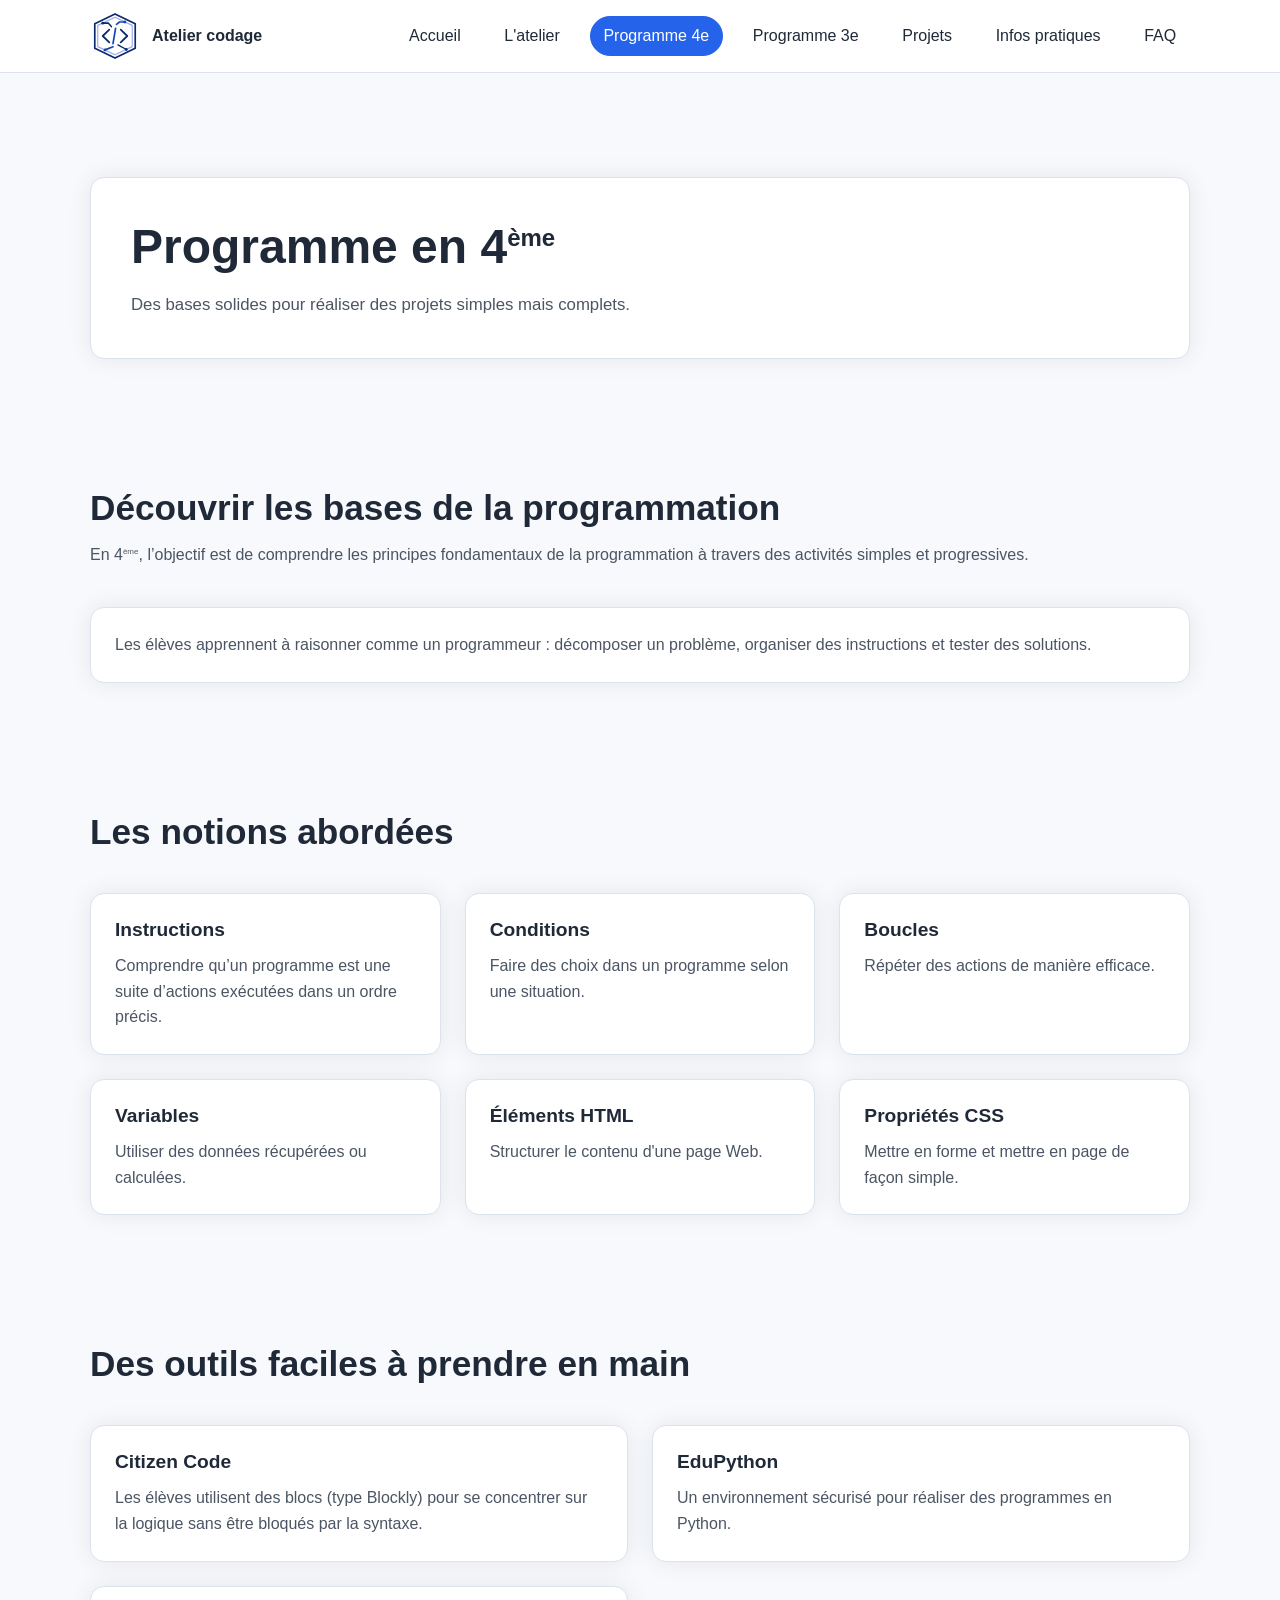
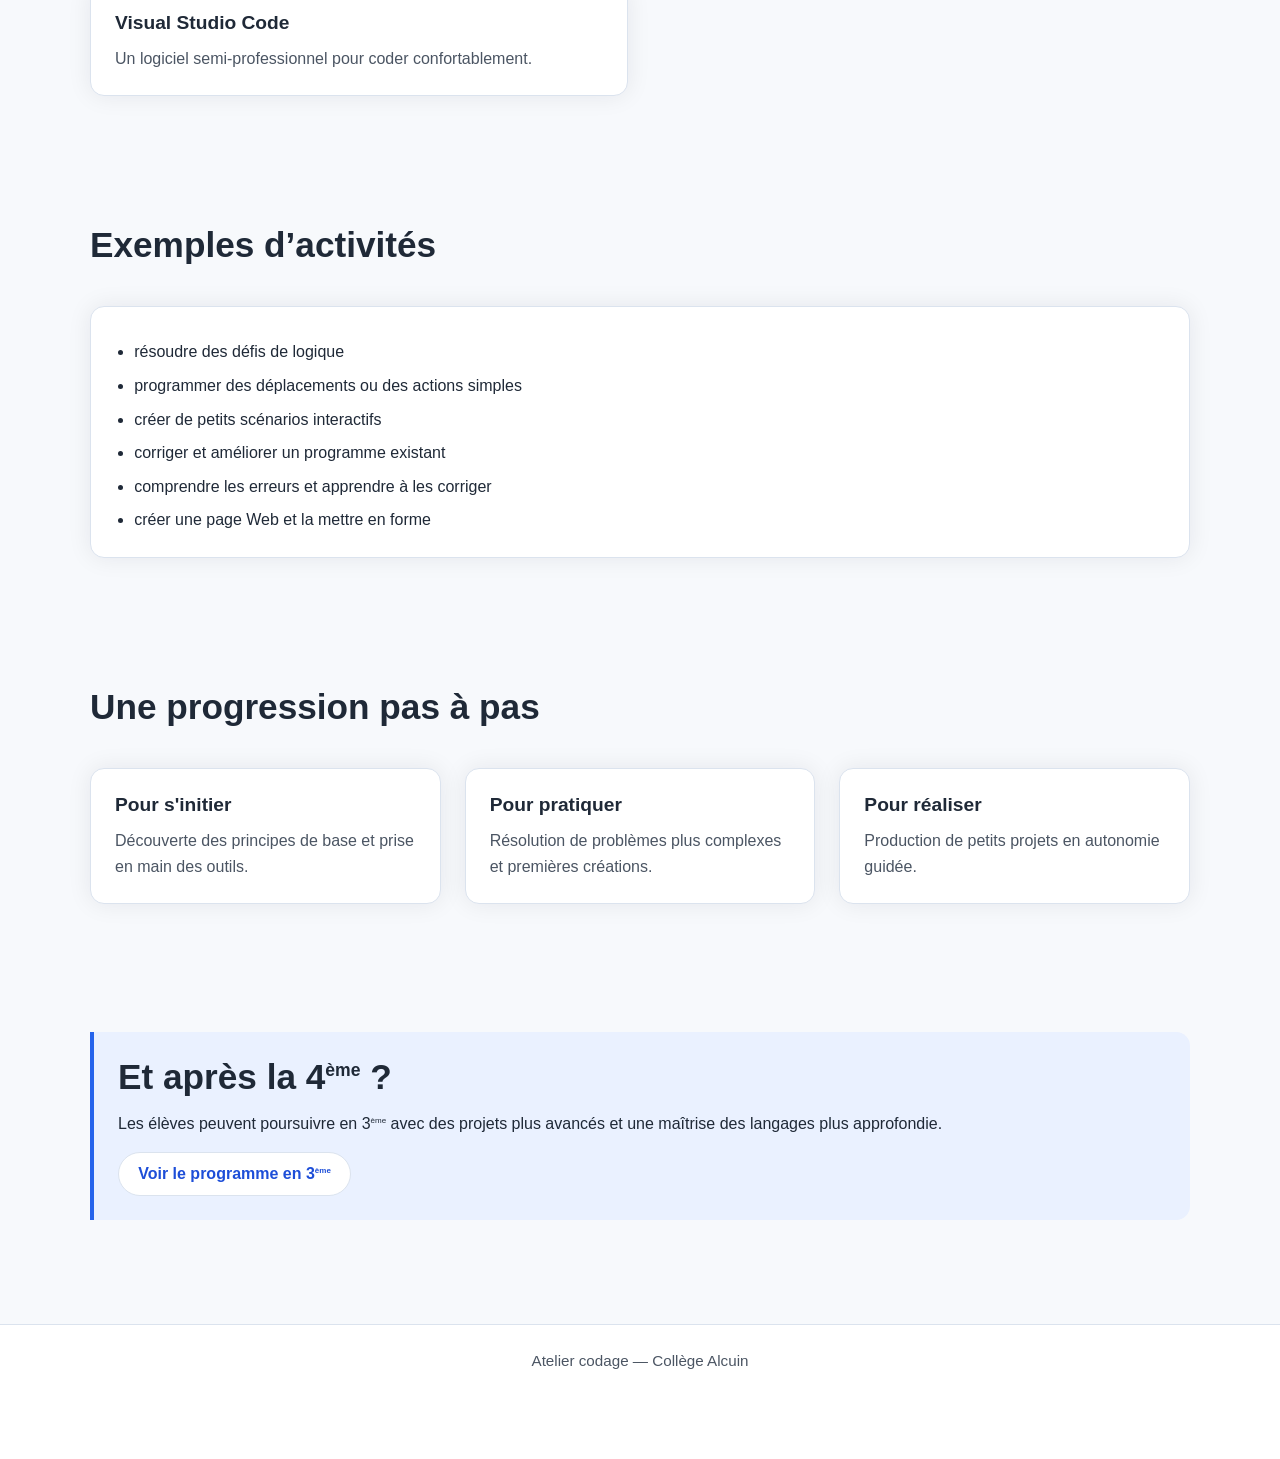
<file: pages/programme-4eme.html>
<!doctype html>
<html lang="fr">
<head>
    <meta charset="UTF-8">
    <meta name="viewport"
          content="width=device-width, user-scalable=no, initial-scale=1.0, maximum-scale=1.0, minimum-scale=1.0">

    <link rel="shortcut icon" href="../images/logo/favicon.ico" type="image/x-icon">
    <link rel="stylesheet" href="../css/style.css">


    <script src="../js/menu.js" defer></script>
    <script src="../js/script.js" defer></script>

    <title></title>
</head>

<body>
    <header class="site-header">
        <div class="container header-inner">
            <a href="../index.html" class="site-brand">
                <img src="../images/logo/logo.svg" alt="Logo de l'atelier Codage">
                <span>Atelier codage</span>
            </a>

            <button class="menu-toggle" aria-label="Ouvrir le menu" aria-expanded="false">
                ☰
            </button>

            <nav class="menu" aria-label="Menu principal">
                <!-- Menu injecté par JS -->
            </nav>
        </div>
        <nav class="menu"></nav>
    </header>

    <main class="site-main">
        <section class="page-hero">
            <div class="container">
                <h1>Programme en 4<sup>ème</sup></h1>
                <p>Des bases solides pour réaliser des projets simples mais complets.</p>
            </div>
        </section>

        <section class="section page-content">
            <div class="container">
                <div class="section-header">
                    <h2 class="section-title">Découvrir les bases de la programmation</h2>
                    <p class="section-intro">
                        En 4<sup>ème</sup>, l’objectif est de comprendre les principes fondamentaux de la programmation
                        à travers des activités simples et progressives.
                    </p>
                </div>

                <div class="card">
                    <p>
                        Les élèves apprennent à raisonner comme un programmeur : décomposer un problème,
                        organiser des instructions et tester des solutions.
                    </p>
                </div>
            </div>
        </section>

        <section class="section page-content">
            <div class="container">
                <div class="section-header">
                    <h2 class="section-title">Les notions abordées</h2>
                </div>

                <div class="grid grid-3">
                    <div class="card">
                        <h3 class="card-title">Instructions</h3>
                        <p>Comprendre qu’un programme est une suite d’actions exécutées dans un ordre précis.</p>
                    </div>

                    <div class="card">
                        <h3 class="card-title">Conditions</h3>
                        <p>Faire des choix dans un programme selon une situation.</p>
                    </div>

                    <div class="card">
                        <h3 class="card-title">Boucles</h3>
                        <p>Répéter des actions de manière efficace.</p>
                    </div>

                    <div class="card">
                        <h3 class="card-title">Variables</h3>
                        <p>Utiliser des données récupérées ou calculées.</p>
                    </div>

                    <div class="card">
                        <h3 class="card-title">Éléments HTML</h3>
                        <p>Structurer le contenu d'une page Web.</p>
                    </div>

                    <div class="card">
                        <h3 class="card-title">Propriétés CSS</h3>
                        <p>Mettre en forme et mettre en page de façon simple.</p>
                    </div>
                </div>
            </div>
        </section>

        <section class="section page-content">
            <div class="container">
                <div class="section-header">
                    <h2 class="section-title">Des outils faciles à prendre en main</h2>
                </div>

                <div class="grid grid-2">
                    <div class="card">
                        <h3 class="card-title">Citizen Code</h3>
                        <p>
                            Les élèves utilisent des blocs (type Blockly) pour se concentrer sur la logique sans être
                            bloqués par la syntaxe.
                        </p>
                    </div>

                    <div class="card">
                        <h3 class="card-title">EduPython</h3>
                        <p>Un environnement sécurisé pour réaliser des programmes en Python.</p>
                    </div>

                    <div class="card">
                        <h3 class="card-title">Visual Studio Code</h3>
                        <p>Un logiciel semi-professionnel pour coder confortablement.</p>
                    </div>
                </div>
            </div>
        </section>

        <section class="section page-content">
            <div class="container">
                <div class="section-header">
                    <h2 class="section-title">Exemples d’activités</h2>
                </div>

                <div class="card">
                    <ul class="content-list">
                        <li>résoudre des défis de logique</li>
                        <li>programmer des déplacements ou des actions simples</li>
                        <li>créer de petits scénarios interactifs</li>
                        <li>corriger et améliorer un programme existant</li>
                        <li>comprendre les erreurs et apprendre à les corriger</li>
                        <li>créer une page Web et la mettre en forme</li>
                    </ul>
                </div>
            </div>
        </section>

        <section class="section page-content">
            <div class="container">
                <div class="section-header">
                    <h2 class="section-title">Une progression pas à pas</h2>
                </div>

                <div class="grid grid-3">
                    <div class="card">
                        <h3 class="card-title">Pour s'initier</h3>
                        <p>Découverte des principes de base et prise en main des outils.</p>
                    </div>

                    <div class="card">
                        <h3 class="card-title">Pour pratiquer</h3>
                        <p>Résolution de problèmes plus complexes et premières créations.</p>
                    </div>

                    <div class="card">
                        <h3 class="card-title">Pour réaliser</h3>
                        <p>Production de petits projets en autonomie guidée.</p>
                    </div>
                </div>
            </div>
        </section>

        <section class="section page-content">
            <div class="container">
                <div class="info-box">
                    <h2 class="section-title">Et après la 4<sup>ème</sup> ?</h2>

                    <p>
                        Les élèves peuvent poursuivre en 3<sup>ème</sup> avec des projets plus avancés et
                        une maîtrise des langages plus approfondie.
                    </p>

                    <div>
                        <a class="button button-secondary" href="programme-3eme.html">
                            <span>Voir le programme en 3<sup>ème</sup></span>
                        </a>
                    </div>
                </div>
            </div>
        </section>
    </main>

    <footer class="site-footer">
        <div class="container">
            <p>Atelier codage — Collège Alcuin</p>
        </div>
    </footer>
</body>
</html>
</file>
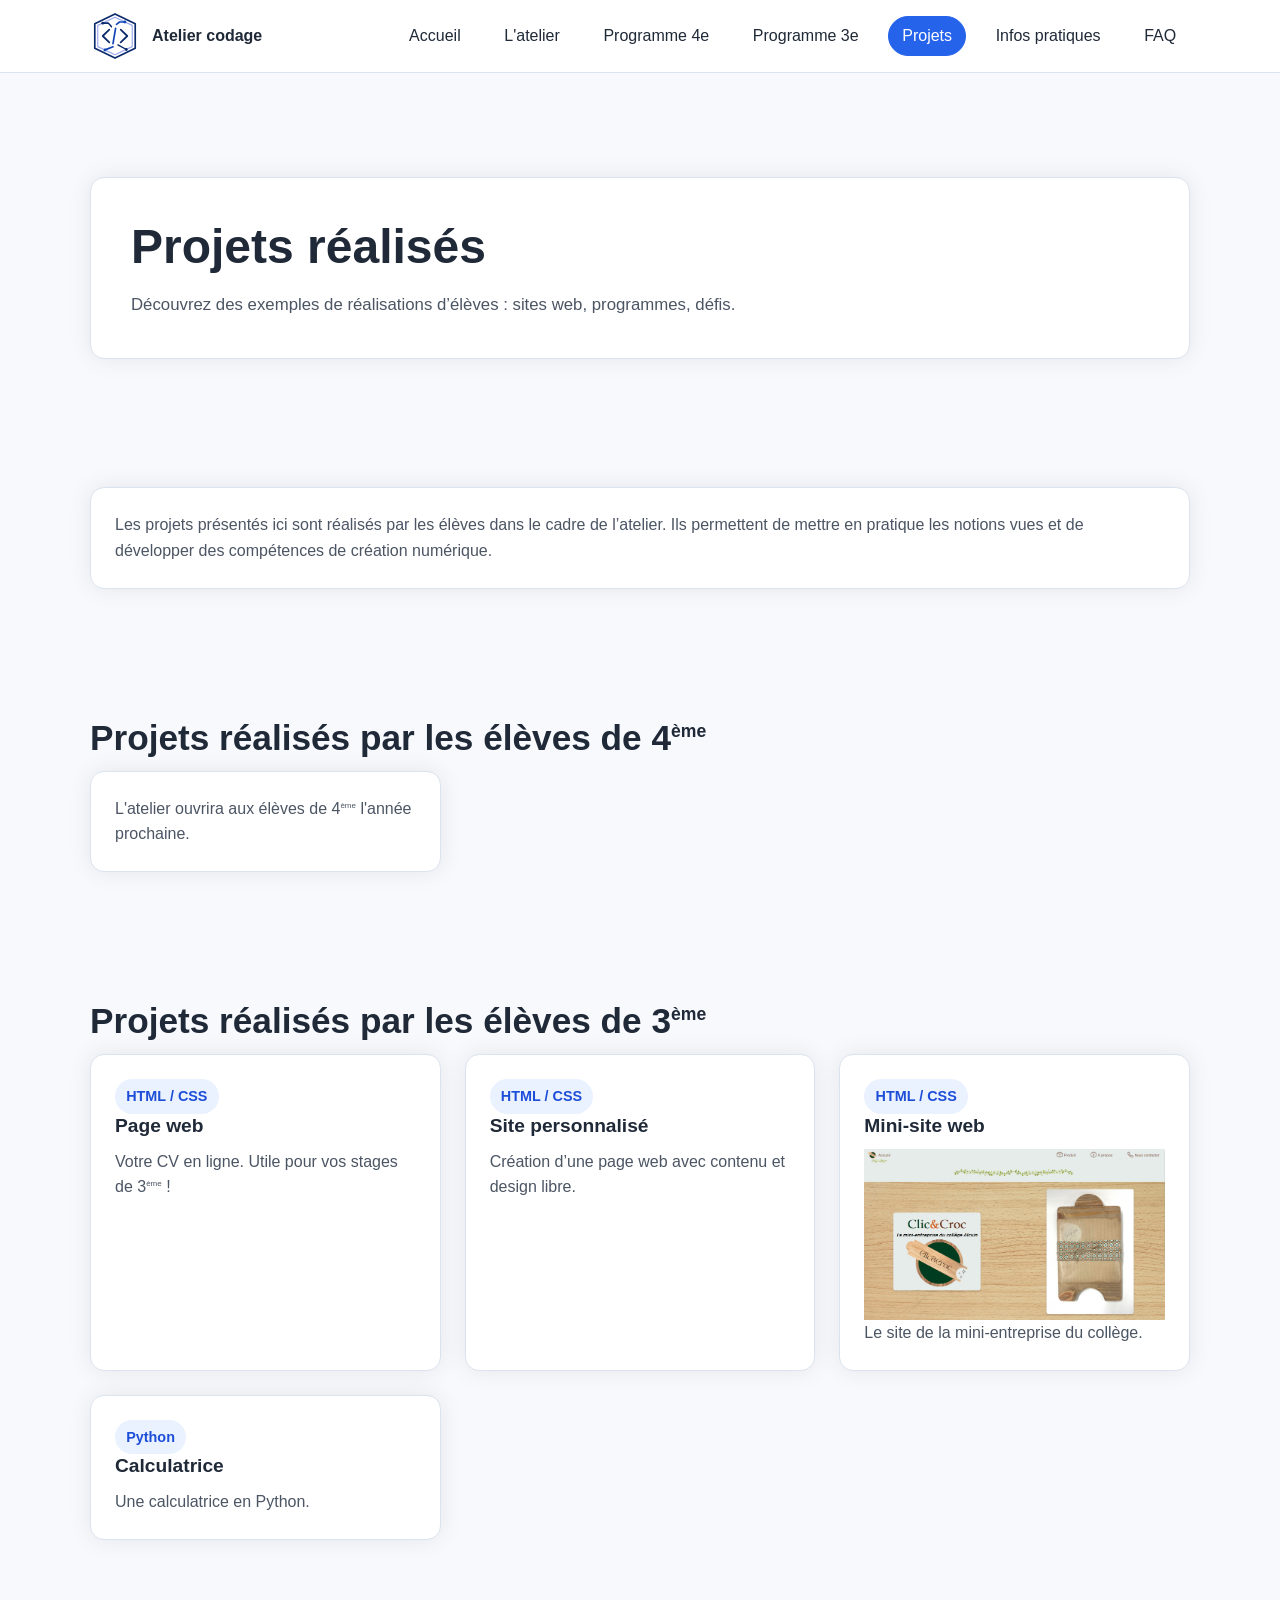
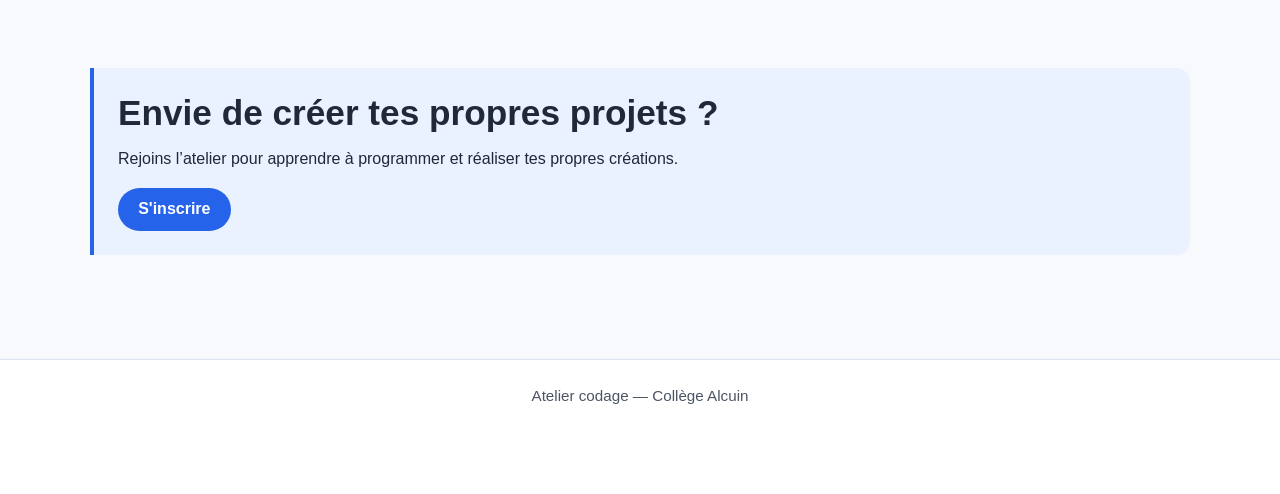
<file: pages/projets.html>
<!doctype html>
<html lang="fr">
<head>
    <meta charset="UTF-8">
    <meta name="viewport"
          content="width=device-width, user-scalable=no, initial-scale=1.0, maximum-scale=1.0, minimum-scale=1.0">

    <link rel="shortcut icon" href="../images/logo/favicon.ico" type="image/x-icon">
    <link rel="stylesheet" href="../css/style.css">

    <script src="../js/menu.js" defer></script>
    <script src="../js/script.js" defer></script>

    <title></title>
</head>

<body>
    <header class="site-header">
        <div class="container header-inner">
            <a href="../index.html" class="site-brand">
                <img src="../images/logo/logo.svg" alt="Logo de l'atelier Codage">
                <span>Atelier codage</span>
            </a>

            <button class="menu-toggle" aria-label="Ouvrir le menu" aria-expanded="false">
                ☰
            </button>

            <nav class="menu" aria-label="Menu principal">
                <!-- Menu injecté par JS -->
            </nav>
        </div>
        <nav class="menu"></nav>
    </header>

    <main class="site-main">
        <section class="page-hero">
            <div class="container">
                <h1>Projets réalisés</h1>
                <p>
                    Découvrez des exemples de réalisations d’élèves : sites web, programmes, défis.
                </p>
            </div>
        </section>

        <section class="section page-content">
            <div class="container">
                <div class="card">
                    <p>Les projets présentés ici sont réalisés par les élèves dans le cadre de l’atelier. Ils permettent de mettre en pratique les notions vues et de développer des compétences de création numérique.</p>
                </div>
            </div>
        </section>

        <section class="section page-content">
            <div class="container">
                <h2 class="section-title">Projets réalisés par les élèves de 4<sup>ème</sup></h2>

                <div class="grid grid-3">
                    <div class="card">
                        <p>L'atelier ouvrira aux élèves de 4<sup>ème</sup> l'année prochaine.</p>
                    </div>

                    <!--<div class="card">
                        <span class="badge">Blockly</span>
                        <h3 class="card-title">Défis de logique</h3>
                        <p>Résolution de problèmes avec programmation visuelle.</p>
                    </div>-->

                </div>
            </div>
        </section>

        <section class="section page-content">
            <div class="container">
                <h2 class="section-title">Projets réalisés par les élèves de 3<sup>ème</sup></h2>

                <div class="grid grid-3">

                    <div class="card">
                        <span class="badge">HTML / CSS</span>
                        <h3 class="card-title">Page web</h3>
                        <!--<img src="../images/projets/cv.jpg" alt="Photo du CV en ligne">-->
                        <p>Votre CV en ligne. Utile pour vos stages de 3<sup>ème</sup> !</p>
                    </div>

                    <div class="card">
                        <span class="badge">HTML / CSS</span>
                        <h3 class="card-title">Site personnalisé</h3>
                        <p>Création d’une page web avec contenu et design libre.</p>
                    </div>

                    <div class="card">
                        <span class="badge">HTML / CSS</span>
                        <h3 class="card-title">Mini-site web</h3>
                        <a href="https://atelcodage.github.io/mini-entreprise/">
                            <img src="../images/projets/clic&croc.jpg" alt="La page d'accueil du site de la mini-entreprise">
                        </a>
                        <p>Le site de la mini-entreprise du collège.</p>
                    </div>

                    <div class="card">
                        <span class="badge">Python</span>
                        <h3 class="card-title">Calculatrice</h3>
                        <!--<img src="../images/projets/calculateur.jpg" alt="Description du projet">-->
                        <p>Une calculatrice en Python.</p>
                    </div>

                </div>
            </div>
        </section>

        <section class="section page-content">
            <div class="container">
                <div class="info-box">
                    <h2 class="section-title">Envie de créer tes propres projets ?</h2>

                    <p>Rejoins l’atelier pour apprendre à programmer et réaliser tes propres créations.</p>

                    <div>
                        <a class="button button-primary" href="infos-pratiques.html">
                            S'inscrire
                        </a>
                    </div>
                </div>
            </div>
        </section>
    </main>

    <footer class="site-footer">
        <div class="container">
            <p>Atelier codage — Collège Alcuin</p>
        </div>
    </footer>
</body>
</html>
</file>
<file: css/style.css>
/* --------------------------------------- Variables globales --------------------------------------- */
:root {
    --color-bg: #f7f9fc;
    --color-surface: #ffffff;
    --color-text: #1f2937;
    --color-text-soft: #4b5563;
    --color-primary: #2563eb;
    --color-primary-dark: #1d4ed8;
    --color-border: #dbe3ee;
    --color-badge: #eaf1ff;

    --shadow-soft: 0 0 24px rgba(15, 23, 42, 0.08);

    --radius: 14px;
    --container-width: 1100px;

    --space-xs: 0.5rem;
    --space-sm: 0.75rem;
    --space-md: 1rem;
    --space-lg: 1.5rem;
    --space-xl: 2.5rem;
    --space-2xl: 4rem;

    --main-font: Verdana, Helvetica, "sans-serif";
}

/* --------------------------------------- Reset léger --------------------------------------- */
*,
*::before,
*::after {
    box-sizing: border-box;
}

html {
    font-size: 16px;
}

body,
h1,
h2,
h3,
p,
ul,
ol {
    margin: 0;
}

img {
    display: block;
    max-width: 100%;
}

a {
    color: inherit;
    text-decoration: none;
}

button,
input,
textarea,
select {
    font: inherit;
}

/* --------------------------------------- Styles généraux --------------------------------------- */
body {
    font-family: var(--main-font);
    background-color: var(--color-bg);
    color: var(--color-text);
    line-height: 1.6;
}

.container {
    width: min(100% - 2rem, var(--container-width));
    margin-inline: auto;
}

.site-main {
    padding-block: var(--space-xl);
}

h1,
h2,
h3 {
    line-height: 1.2;
}

h1 {
    font-size: clamp(2rem, 4vw, 3rem);
}

sup {
    font-size: 0.5em;
}

p {
    color: var(--color-text-soft);
}

/* --------------------------------------- Structure commune --------------------------------------- */
.site-header,
.site-footer,
.page-hero,
.page-content {
    width: 100%;
}

.page-content {
    padding-block: var(--space-xl);
}

.page-content__btn-container {
    margin-top: 1.5rem;
    display: flex;
    flex-wrap: wrap;
    gap: 1rem;
}

/* --------------------------------------- Header + menu --------------------------------------- */
.site-header {
    background-color: var(--color-surface);
    border-bottom: 1px solid var(--color-border);
    position: sticky;
    top: 0;
    z-index: 1000;
}

.header-inner {
    min-height: 72px;
    display: flex;
    align-items: center;
    justify-content: space-between;
    gap: var(--space-lg);
}

.site-brand {
    display: flex;
    align-items: center;
    gap: var(--space-sm);
    font-weight: 700;
}

.site-brand img {
    width: 50px;
    height: 50px;
    object-fit: contain;
}

.menu {
    display: flex;
    align-items: center;
    gap: var(--space-md);
    flex-wrap: wrap;
}

.menu-toggle {
    display: none;
    font-size: 1.5rem;
    background: none;
    border: none;
    cursor: pointer;
}

.menu-link {
    padding: 0.4rem 0.8rem;
    border-radius: 500px;
    color: var(--color-text);
    border: 1px solid transparent;
    transition: background-color 1s ease, color 1s ease, border 1s ease;
}

.menu-link:hover,
.menu-link:focus-visible {
    background-color: var(--color-badge);
    border-color: var(--color-primary);
    color: var(--color-primary-dark);
}

.menu-link.active {
    background-color: var(--color-primary);
    color: #ffffff;
    border-color: var(--color-primary);
}

/* --------------------------------------- Hero + footer --------------------------------------- */
.page-hero {
    padding-block: var(--space-2xl);
}

.page-hero .container {
    background-color: var(--color-surface);
    border: 1px solid var(--color-border);
    border-radius: var(--radius);
    box-shadow: var(--shadow-soft);
    padding: var(--space-xl);
}

.page-hero p {
    margin-top: var(--space-md);
    /*max-width: 60ch;*/
    font-size: 1.05rem;
}

.site-footer {
    border-top: 1px solid var(--color-border);
    background-color: var(--color-surface);
    min-height: 15vh;
}

.site-footer .container {
    padding-block: var(--space-lg);
}

.site-footer p {
    font-size: 0.95rem;
    text-align: center;
}

/* --------------------------------------- responsive --------------------------------------- */
@media (max-width: 768px) {

    .menu-toggle {
        display: block;
    }

    .menu {
        position: absolute;
        top: 72px;
        right: 1rem;
        left: 1rem;

        background-color: var(--color-surface);
        border: 1px solid var(--color-border);
        border-radius: var(--radius);
        box-shadow: var(--shadow-soft);

        flex-direction: column;
        align-items: stretch;
        padding: var(--space-md);

        display: none;
    }

    .menu.open {
        display: flex;
    }

    .menu-link {
        padding: 0.75rem;
        border-radius: 8px;
    }

    .header-inner {
        position: relative;
    }
}

/* ****************************************************************************************************************** */
.button {
    display: inline-flex;
    align-items: center;
    justify-content: center;
    gap: 0.5rem;

    padding: 0.8rem 1.2rem;
    border: 1px solid transparent;
    border-radius: 999px;

    font-weight: 600;
    line-height: 1;
    cursor: pointer;

    transition: background-color 0.2s ease, color 0.2s ease, border-color 0.2s ease, transform 0.2s ease;
}

.button:hover,
.button:focus-visible {
    transform: translateY(-1px);
}

.button-primary {
    background-color: var(--color-primary);
    color: #ffffff;
}

.button-primary:hover,
.button-primary:focus-visible {
    background-color: var(--color-primary-dark);
}

.button-secondary {
    background-color: var(--color-surface);
    color: var(--color-primary-dark);
    border-color: var(--color-border);
}

.button-secondary:hover,
.button-secondary:focus-visible {
    background-color: var(--color-badge);
}

/* ****************************************************************************************************************** */
.section {
    padding-block: var(--space-2xl);
}

.section-header {
    margin-bottom: var(--space-xl);
}

.section-title {
      font-size: clamp(1.5rem, 3vw, 2.2rem);
      margin-bottom: var(--space-sm);
}
/*
.section-intro {
    max-width: 65ch;
}*/

/* ****************************************************************************************************************** */
.grid {
      display: grid;
      gap: var(--space-lg);
}

.grid-2 {
    grid-template-columns: repeat(2, minmax(0, 1fr));
}

.grid-3 {
    grid-template-columns: repeat(3, minmax(0, 1fr));
}

.grid-4 {
    grid-template-columns: repeat(4, minmax(0, 1fr));
}

@media (max-width: 900px) {
    .grid-3,
    .grid-4 {
        grid-template-columns: repeat(2, minmax(0, 1fr));
    }
}

@media (max-width: 640px) {
    .grid-2,
    .grid-3,
    .grid-4 {
        grid-template-columns: 1fr;
    }
}

/* ****************************************************************************************************************** */
.card {
    background-color: var(--color-surface);
    border: 1px solid var(--color-border);
    border-radius: var(--radius);
    box-shadow: var(--shadow-soft);
    padding: var(--space-lg);
    height: 100%;
}

.card-title {
      font-size: 1.2rem;
      margin-bottom: var(--space-sm);
}

.card p + p {
    margin-top: var(--space-sm);
}

.card-link {
    display: block;
    height: 100%;
    transition: transform 0.2s ease, box-shadow 0.2s ease;
}

.card-link:hover,
.card-link:focus-visible {
    transform: translateY(-3px);
}

/* ****************************************************************************************************************** */
.info-box {
    background-color: var(--color-badge);
    border-left: 4px solid var(--color-primary);
    border-radius: 0 var(--radius) var(--radius) 0;
    padding: var(--space-lg);
}

.info-box p {
    color: var(--color-text);
}

.info-box div {
    margin-top: 1rem;
}

/* ****************************************************************************************************************** */
.badge {
    display: inline-block;
    padding: 0.35rem 0.7rem;
    border-radius: 999px;
    background-color: var(--color-badge);
    color: var(--color-primary-dark);
    font-size: 0.9rem;
    font-weight: 600;
}

.content-list {
    padding-left: 1.2rem;
}

.content-list li {
    margin-top: 0.5rem;
}
</file>
